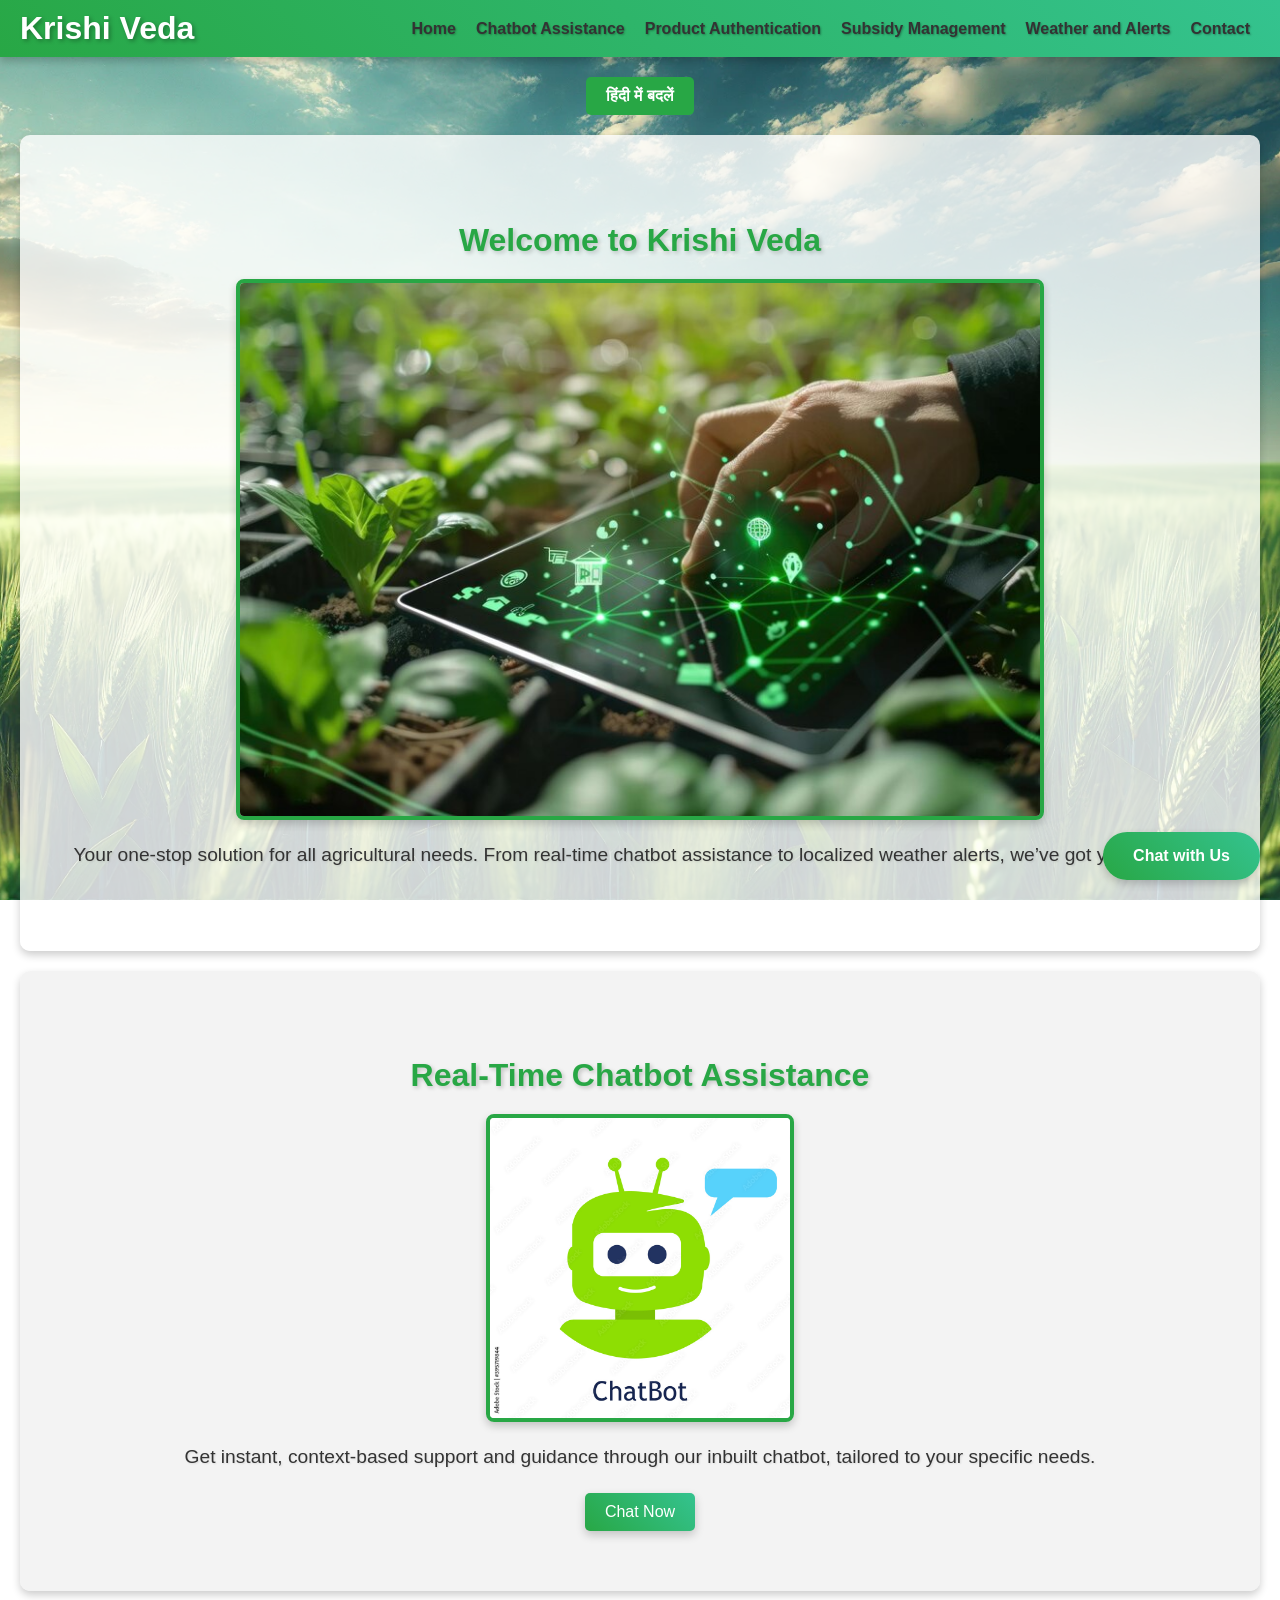
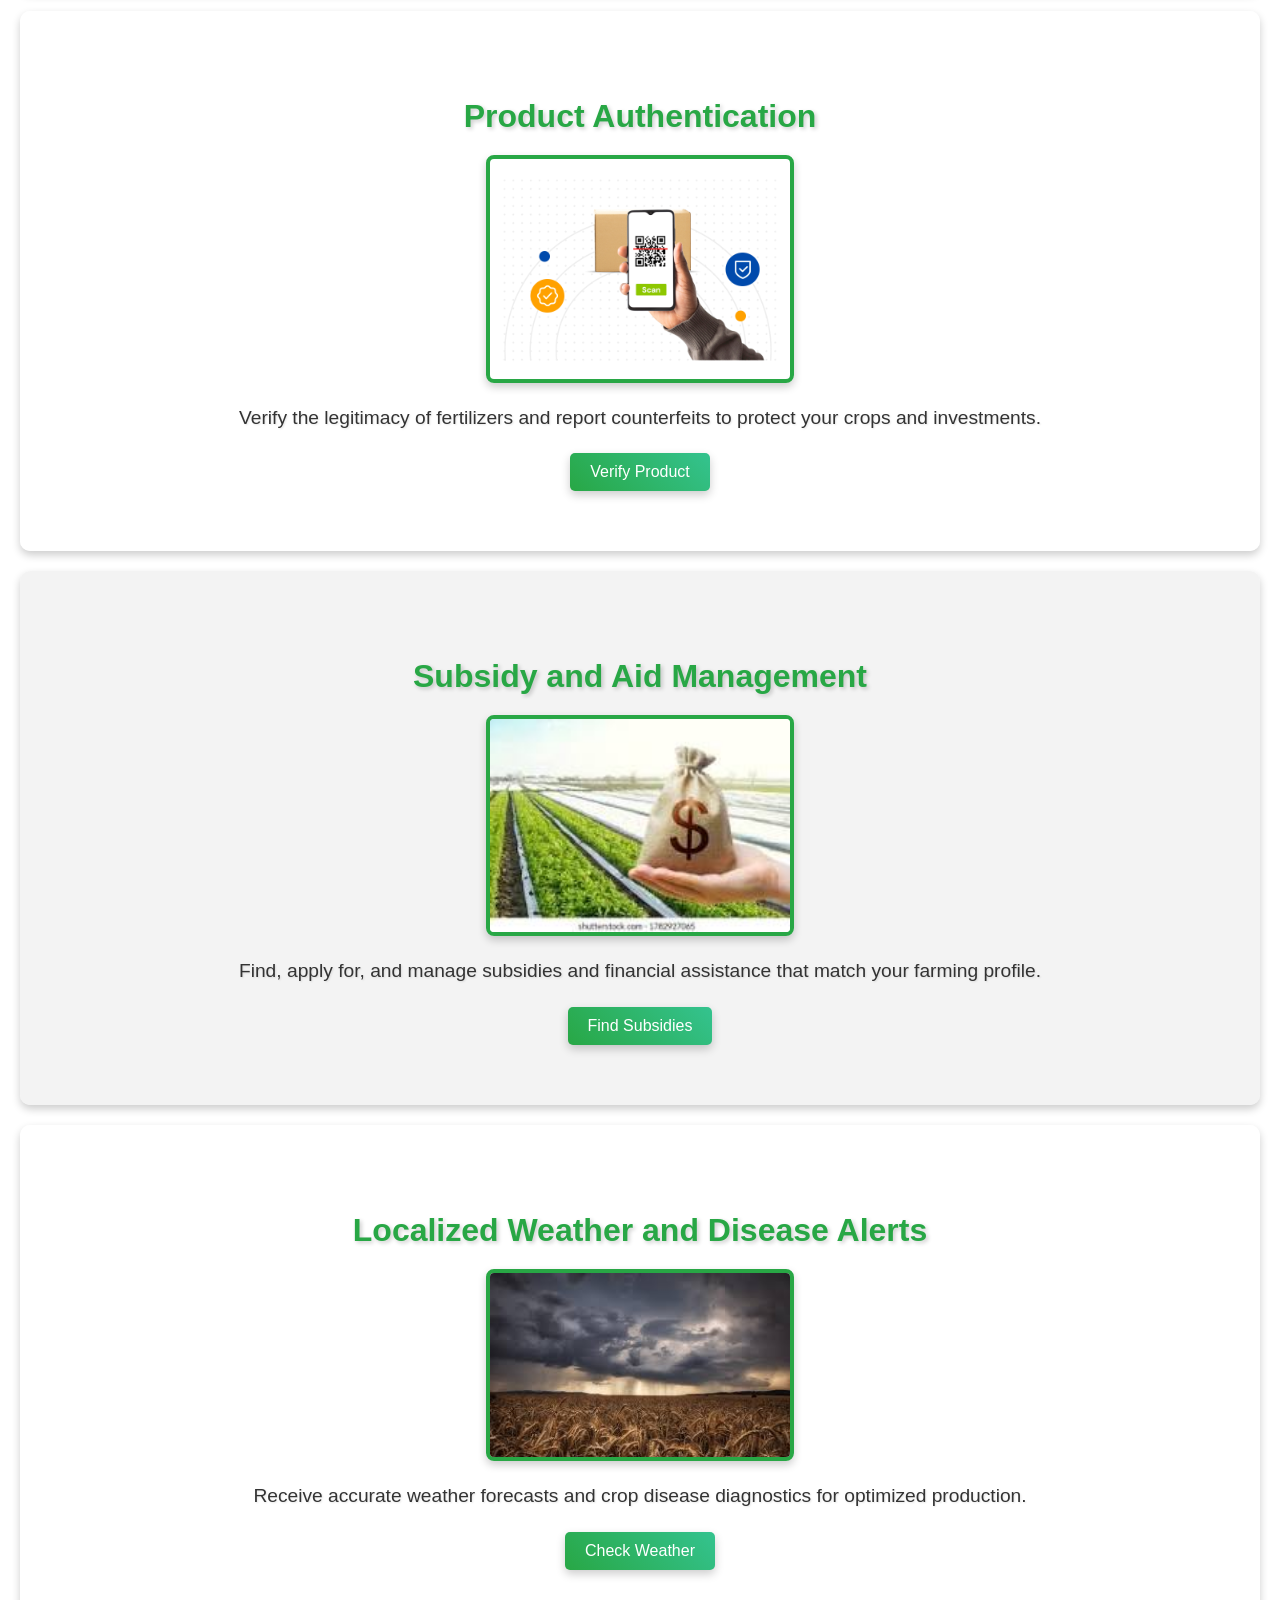
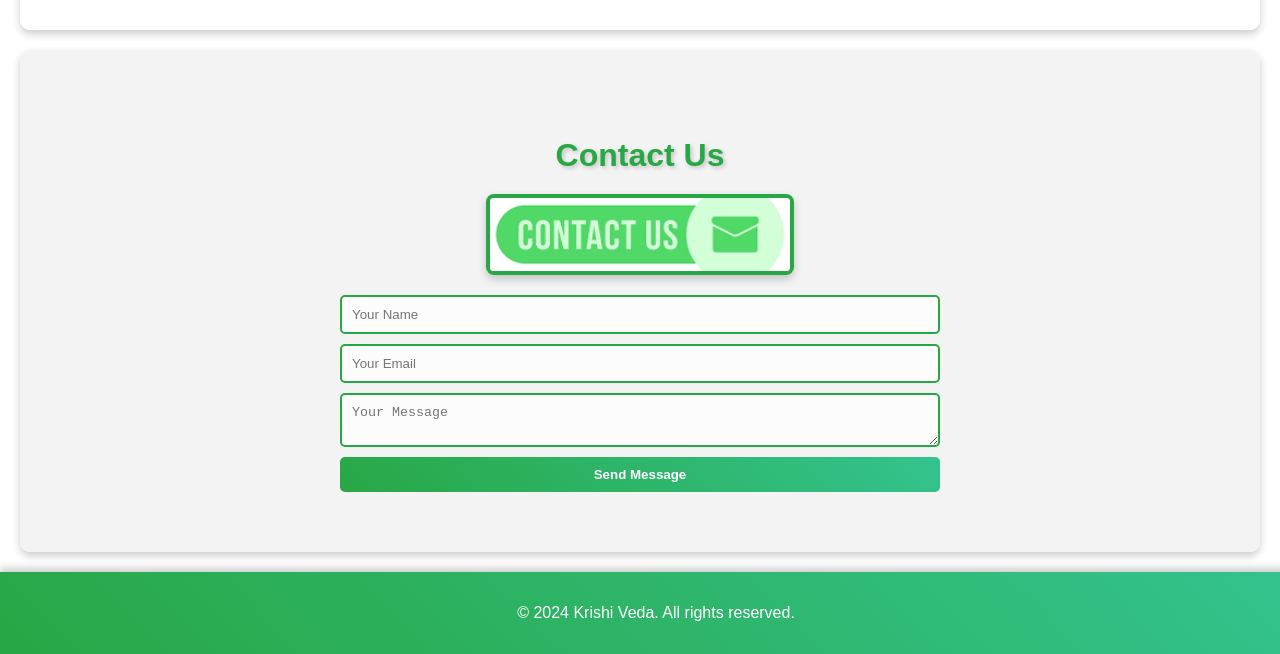
<file: public/index.html>
<!DOCTYPE html>
<html lang="en">
<head>
    <meta charset="UTF-8">
    <meta name="viewport" content="width=device-width, initial-scale=1.0">
    <title>Integrated Agricultural Platform</title>
    <link rel="stylesheet" href="css/style.css">
    <style>
        /* Background image styling */
        body {
            background-image: url('images/wheat-field-image.jpg'); /* Replace with your image path */
            background-size: cover;
            background-position: center;
            background-repeat: no-repeat;
            background-attachment: fixed;
            font-family: Arial, sans-serif;
            margin: 0;
            padding: 0;
            color: #333;
        }

        /* Chatbot button styling */
        #chatbot-button {
            position: fixed;
            bottom: 20px;
            right: 20px;
            background: linear-gradient(45deg, #28a745, #34c38f);
            color: white;
            border: none;
            padding: 15px 30px;
            border-radius: 50px;
            cursor: pointer;
            z-index: 1000;
            font-size: 16px;
            font-weight: bold;
            box-shadow: 0 4px 8px rgba(0, 0, 0, 0.2);
            transition: all 0.3s ease;
        }

        #chatbot-button:hover {
            background: linear-gradient(45deg, #34c38f, #28a745);
            transform: translateY(-2px);
            box-shadow: 0 6px 12px rgba(0, 0, 0, 0.3);
        }

        #chatbot-button:active {
            background: linear-gradient(45deg, #28a745, #34c38f);
            transform: translateY(0);
            box-shadow: 0 4px 8px rgba(0, 0, 0, 0.2);
        }

        /* Chatbot iframe container styling */
        #chatbot-container {
            display: none;
            position: fixed;
            bottom: 80px;
            right: 20px;
            width: 300px;
            height: 400px;
            border: 1px solid #ccc;
            border-radius: 10px;
            box-shadow: 0 0 10px rgba(0, 0, 0, 0.1);
            z-index: 1000;
            overflow: hidden;
        }

        #chatbot-container iframe {
            width: 100%;
            height: 100%;
            border: none;
            border-radius: 10px;
        }

        /* Other section styling */
        .section {
            padding: 60px 20px;
            text-align: center;
            background-color: rgba(255, 255, 255, 0.8); /* Slightly transparent background */
            margin: 20px;
            border-radius: 10px;
            box-shadow: 0 4px 8px rgba(0, 0, 0, 0.2);
        }

        .section h2 {
            color: #28a745;
        }

        .btn {
            background-color: #28a745;
            color: white;
            padding: 10px 20px;
            border: none;
            border-radius: 5px;
            cursor: pointer;
        }

        .btn:hover {
            background-color: #34c38f;
        }

        header {
            background-color: rgba(255, 255, 255, 0.9);
            padding: 10px 20px;
            box-shadow: 0 4px 8px rgba(0, 0, 0, 0.2);
            position: sticky;
            top: 0;
            z-index: 1000;
        }

        nav ul {
            list-style-type: none;
            padding: 0;
        }

        nav ul li {
            display: inline;
            margin: 0 10px;
        }

        nav ul li a {
            text-decoration: none;
            color: #333;
            font-weight: bold;
        }

        nav ul li a:hover {
            color: #28a745;
        }

        /* Language Switcher Button Styling */
        #language-switcher {
            display: block;
            background: #28a745;
            color: white;
            border: none;
            padding: 10px 20px;
            border-radius: 5px;
            cursor: pointer;
            margin: 20px auto;
            font-size: 16px;
            font-weight: bold;
            text-align: center;
        }

        #language-switcher:hover {
            background: #34c38f;
        }
    </style>
</head>
<body>
    <header>
        <div class="logo">
            <h1 id="logo-text">Krishi Veda</h1>
        </div>
        <nav>
            <ul>
                <li><a href="#home" id="home-link">Home</a></li>
                <li><a href="chatbot.html" id="chatbot-link">Chatbot Assistance</a></li>
                <li><a href="#authentication" id="authentication-link">Product Authentication</a></li>
                <li><a href="#subsidy" id="subsidy-link">Subsidy Management</a></li>
                <li><a href="#weather" id="weather-link">Weather and Alerts</a></li>
                <li><a href="#contact" id="contact-link">Contact</a></li>
            </ul>
        </nav>
    </header>

    <!-- Language Switcher Button -->
    <button id="language-switcher">Change to Hindi</button>

    <section id="home" class="section">
        <div class="content">
            <h2 id="home-heading">Welcome to Krishi Veda</h2>
            <img src="images/home.jpg" alt="Agricultural Landscape" class="section-img">
            <p id="home-paragraph">Your one-stop solution for all agricultural needs. From real-time chatbot assistance to localized weather alerts, we’ve got you covered.</p>
        </div>
    </section>

    <section id="chatbot" class="section">
        <div class="content">
            <h2 id="chatbot-heading">Real-Time Chatbot Assistance</h2>
            <img src="images/chatbot.jpg" alt="Chatbot Interaction" class="section-img">
            <p id="chatbot-paragraph">Get instant, context-based support and guidance through our inbuilt chatbot, tailored to your specific needs.</p>
            <a href="chatbot.html"><button class="btn" id="chatbot-button-text">Chat Now</button></a>
        </div>
    </section>

    <section id="authentication" class="section">
        <div class="content">
            <h2 id="authentication-heading">Product Authentication</h2>
            <img src="images/authenticate.png" alt="Product Authentication" class="section-img">
            <p id="authentication-paragraph">Verify the legitimacy of fertilizers and report counterfeits to protect your crops and investments.</p>
            <a href="product-authentication.html"><button class="btn" id="authentication-button-text">Verify Product</button></a>
        </div>
    </section>
    
    <section id="subsidy" class="section">
        <div class="content">
            <h2 id="subsidy-heading">Subsidy and Aid Management</h2>
            <img src="images/subsidy.jpeg" alt="Subsidy Management" class="section-img">
            <p id="subsidy-paragraph">Find, apply for, and manage subsidies and financial assistance that match your farming profile.</p>
            <a href="subsidy-finder.html"><button class="btn" id="subsidy-button-text">Find Subsidies</button></a>
        </div>
    </section>
    
    <section id="weather" class="section">
        <div class="content">
            <h2 id="weather-heading">Localized Weather and Disease Alerts</h2>
            <img src="images/weather.jpeg" alt="Weather Alerts" class="section-img">
            <p id="weather-paragraph">Receive accurate weather forecasts and crop disease diagnostics for optimized production.</p>
            <a href="weather.html"><button class="btn" id="weather-button-text">Check Weather</button></a>
        </div>
    </section>
    
    <section id="contact" class="section">
        <h2 id="contact-heading">Contact Us</h2>
        <img src="images/contactus.png" alt="Contact Us" class="section-img">
        <form id="contact-form">
            <input type="text" name="name" placeholder="Your Name" required>
            <input type="email" name="email" placeholder="Your Email" required>
            <textarea name="message" placeholder="Your Message" required></textarea>
            <button id="btn" type="submit">Send Message</button>
        </form>
    </section>

    <footer>
        <p id="footer-text">© 2024 Krishi Veda. All rights reserved.</p>
    </footer>

    <!-- Chatbot button and container -->
    <button id="chatbot-button">Chat with Us</button>
    <div id="chatbot-container">
        <iframe src="https://cdn.botpress.cloud/webchat/v2/shareable.html?botId=242d0307-f6b9-4792-bd88-84422d3d9149"></iframe>
    </div>

    <script>
        const chatbotButton = document.getElementById('chatbot-button');
        const chatbotContainer = document.getElementById('chatbot-container');
        const languageSwitcher = document.getElementById('language-switcher');
        
        const texts = {
            english: {
                logo: 'Krishi Veda',
                homeHeading: 'Welcome to Krishi Veda',
                homeParagraph: 'Your one-stop solution for all agricultural needs. From real-time chatbot assistance to localized weather alerts, we’ve got you covered.',
                chatbotHeading: 'Real-Time Chatbot Assistance',
                chatbotParagraph: 'Get instant, context-based support and guidance through our inbuilt chatbot, tailored to your specific needs.',
                chatbotButtonText: 'Chat Now',
                authenticationHeading: 'Product Authentication',
                authenticationParagraph: 'Verify the legitimacy of fertilizers and report counterfeits to protect your crops and investments.',
                authenticationButtonText: 'Verify Product',
                subsidyHeading: 'Subsidy and Aid Management',
                subsidyParagraph: 'Find, apply for, and manage subsidies and financial assistance that match your farming profile.',
                subsidyButtonText: 'Find Subsidies',
                weatherHeading: 'Localized Weather and Disease Alerts',
                weatherParagraph: 'Receive accurate weather forecasts and crop disease diagnostics for optimized production.',
                weatherButtonText: 'Check Weather',
                contactHeading: 'Contact Us',
                contactButtonText: 'Send Message',
                footerText: '© 2024 Krishi Veda. All rights reserved.',
                homeLink: 'Home',
                chatbotLink: 'Chatbot Assistance',
                authenticationLink: 'Product Authentication',
                subsidyLink: 'Subsidy Management',
                weatherLink: 'Weather and Alerts',
                contactLink: 'Contact'
            },
            hindi: {
                logo: 'कृषि वेद',
                homeHeading: 'कृषि वेद में आपका स्वागत है',
                homeParagraph: 'आपकी सभी कृषि आवश्यकताओं के लिए एक-स्टॉप समाधान। वास्तविक समय के चैटबॉट सहायता से लेकर स्थानीय मौसम अलर्ट्स तक, हम आपकी सभी आवश्यकताओं को पूरा करते हैं।',
                chatbotHeading: 'वास्तविक समय चैटबॉट सहायता',
                chatbotParagraph: 'आपकी विशिष्ट जरूरतों के अनुसार तत्काल, संदर्भ आधारित समर्थन और मार्गदर्शन प्राप्त करें।',
                chatbotButtonText: 'चैट करें',
                authenticationHeading: 'उत्पाद प्रमाणीकरण',
                authenticationParagraph: 'खादों की वैधता की पुष्टि करें और नकली उत्पादों की रिपोर्ट करें ताकि आपकी फसलें और निवेश सुरक्षित रहें।',
                authenticationButtonText: 'उत्पाद सत्यापित करें',
                subsidyHeading: 'सहायता और सब्सिडी प्रबंधन',
                subsidyParagraph: 'आपकी कृषि प्रोफाइल के अनुसार उपयुक्त सब्सिडी और वित्तीय सहायता प्राप्त करें, आवेदन करें और प्रबंधित करें।',
                subsidyButtonText: 'सब्सिडी खोजें',
                weatherHeading: 'स्थानीय मौसम और रोग अलर्ट्स',
                weatherParagraph: 'सटीक मौसम पूर्वानुमान और फसल रोग निदान प्राप्त करें ताकि आपकी उत्पादन क्षमता को अनुकूलित किया जा सके।',
                weatherButtonText: 'मौसम देखें',
                contactHeading: 'संपर्क करें',
                contactButtonText: 'संदेश भेजें',
                footerText: '© 2024 Krishi Veda. सभी अधिकार सुरक्षित हैं।',
                homeLink: 'होम',
                chatbotLink: 'चैटबॉट सहायता',
                authenticationLink: 'उत्पाद प्रमाणीकरण',
                subsidyLink: 'सब्सिडी प्रबंधन',
                weatherLink: 'मौसम और अलर्ट्स',
                contactLink: 'संपर्क'
            }
        };

        const updateLanguage = (lang) => {
            document.getElementById('logo-text').textContent = texts[lang].logo;
            document.getElementById('home-heading').textContent = texts[lang].homeHeading;
            document.getElementById('home-paragraph').textContent = texts[lang].homeParagraph;
            document.getElementById('chatbot-heading').textContent = texts[lang].chatbotHeading;
            document.getElementById('chatbot-paragraph').textContent = texts[lang].chatbotParagraph;
            document.getElementById('chatbot-button-text').textContent = texts[lang].chatbotButtonText;
            document.getElementById('authentication-heading').textContent = texts[lang].authenticationHeading;
            document.getElementById('authentication-paragraph').textContent = texts[lang].authenticationParagraph;
            document.getElementById('authentication-button-text').textContent = texts[lang].authenticationButtonText;
            document.getElementById('subsidy-heading').textContent = texts[lang].subsidyHeading;
            document.getElementById('subsidy-paragraph').textContent = texts[lang].subsidyParagraph;
            document.getElementById('subsidy-button-text').textContent = texts[lang].subsidyButtonText;
            document.getElementById('weather-heading').textContent = texts[lang].weatherHeading;
            document.getElementById('weather-paragraph').textContent = texts[lang].weatherParagraph;
            document.getElementById('weather-button-text').textContent = texts[lang].weatherButtonText;
            document.getElementById('contact-heading').textContent = texts[lang].contactHeading;
            document.getElementById('btn').textContent = texts[lang].contactButtonText;
            document.getElementById('footer-text').textContent = texts[lang].footerText;

            document.getElementById('home-link').textContent = texts[lang].homeLink;
            document.getElementById('chatbot-link').textContent = texts[lang].chatbotLink;
            document.getElementById('authentication-link').textContent = texts[lang].authenticationLink;
            document.getElementById('subsidy-link').textContent = texts[lang].subsidyLink;
            document.getElementById('weather-link').textContent = texts[lang].weatherLink;
            document.getElementById('contact-link').textContent = texts[lang].contactLink;

            document.documentElement.lang = lang === 'hindi' ? 'hi' : 'en';
            languageSwitcher.textContent = lang === 'hindi' ? 'Change to English' : 'हिंदी में बदलें';
        };

        languageSwitcher.addEventListener('click', () => {
            const currentLang = document.documentElement.lang === 'hi' ? 'english' : 'hindi';
            updateLanguage(currentLang);
        });

        // Initialize with the current language
        updateLanguage(document.documentElement.lang === 'hi' ? 'hindi' : 'english');

        chatbotButton.addEventListener('click', () => {
            if (chatbotContainer.style.display === 'none' || chatbotContainer.style.display === '') {
                chatbotContainer.style.display = 'block';
            } else {
                chatbotContainer.style.display = 'none';
            }
        });

        document.getElementById('contact-form').addEventListener('submit', function(event) {
            event.preventDefault();
            setTimeout(() => {
                alert(texts[document.documentElement.lang === 'hi' ? 'hindi' : 'english'].contactHeading);
                document.getElementById('contact-form').reset();
            }, 500);
        });
    </script>
</body>
</html>
</file>
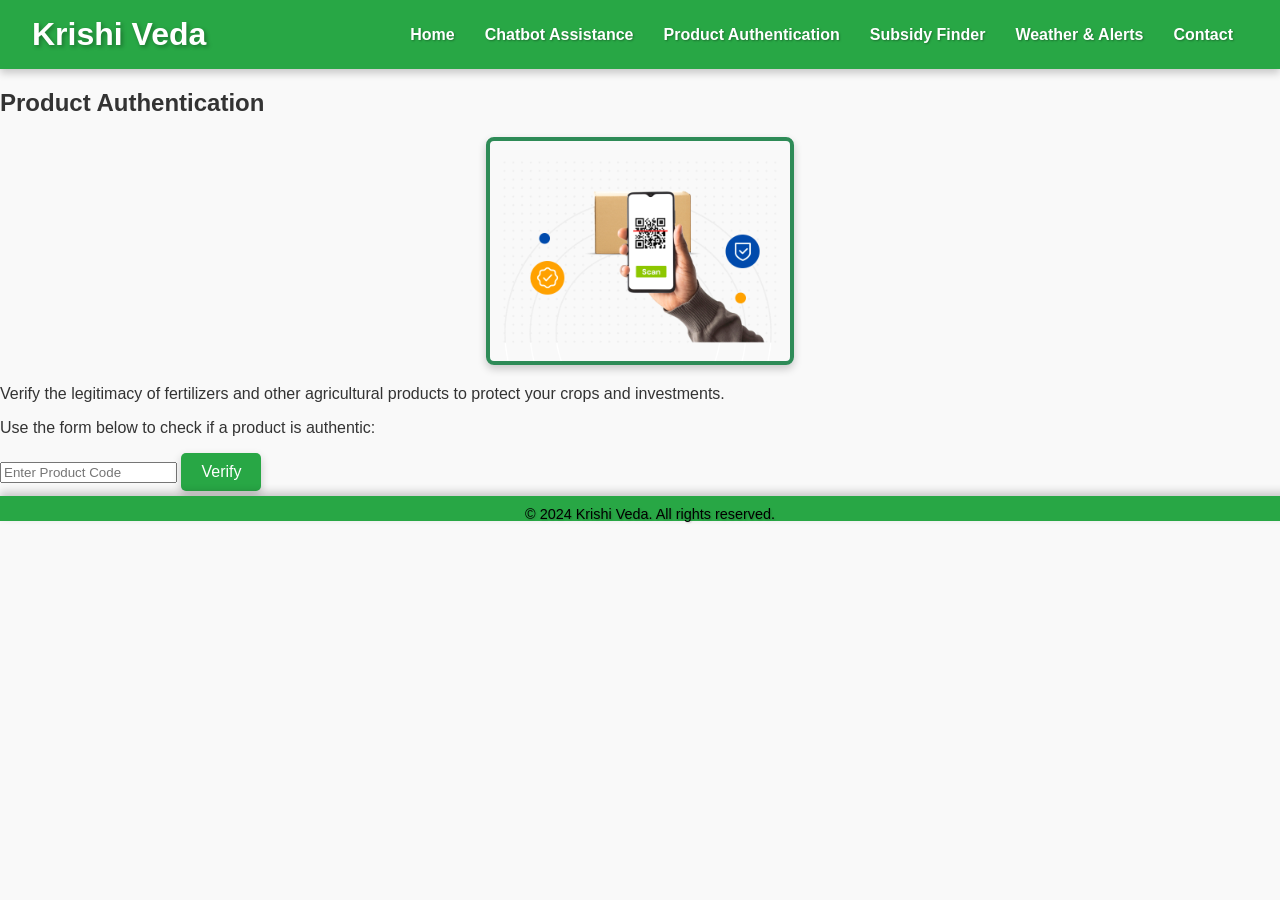
<file: product-authentication.html>
<!DOCTYPE html>
<html lang="en">
<head>
    <meta charset="UTF-8">
    <meta name="viewport" content="width=device-width, initial-scale=1.0">
    <title>Product Authentication - Krishi Veda</title>
    <link rel="stylesheet" href="css/style.css">
</head>
<body>
    <header>
        <div class="logo">
            <h1>Krishi Veda</h1>
        </div>
        <nav>
            <ul>
                <li><a href="index.html">Home</a></li>
                <li><a href="chatbot.html">Chatbot Assistance</a></li>
                <li><a href="product-authentication.html">Product Authentication</a></li>
                <li><a href="index.html#subsidy">Subsidy Finder</a></li>
                <li><a href="index.html#weather">Weather & Alerts</a></li>
                <li><a href="index.html#contact">Contact</a></li>
            </ul>
        </nav>
    </header>

    <section id="authentication">
        <div class="content">
            <h2>Product Authentication</h2>
            <img src="images/authenticate.png" alt="Product Authentication" class="section-img">
            <p>Verify the legitimacy of fertilizers and other agricultural products to protect your crops and investments.</p>
            <p>Use the form below to check if a product is authentic:</p>
            <form action="submit_authentication.php" method="POST">
                <input type="text" name="product_code" placeholder="Enter Product Code" required>
                <button class="btn" type="submit">Verify</button>
            </form>
        </div>
    </section>

    <footer>
        <p>&copy; 2024 Krishi Veda. All rights reserved.</p>
    </footer>
</body>
</html>
</file>
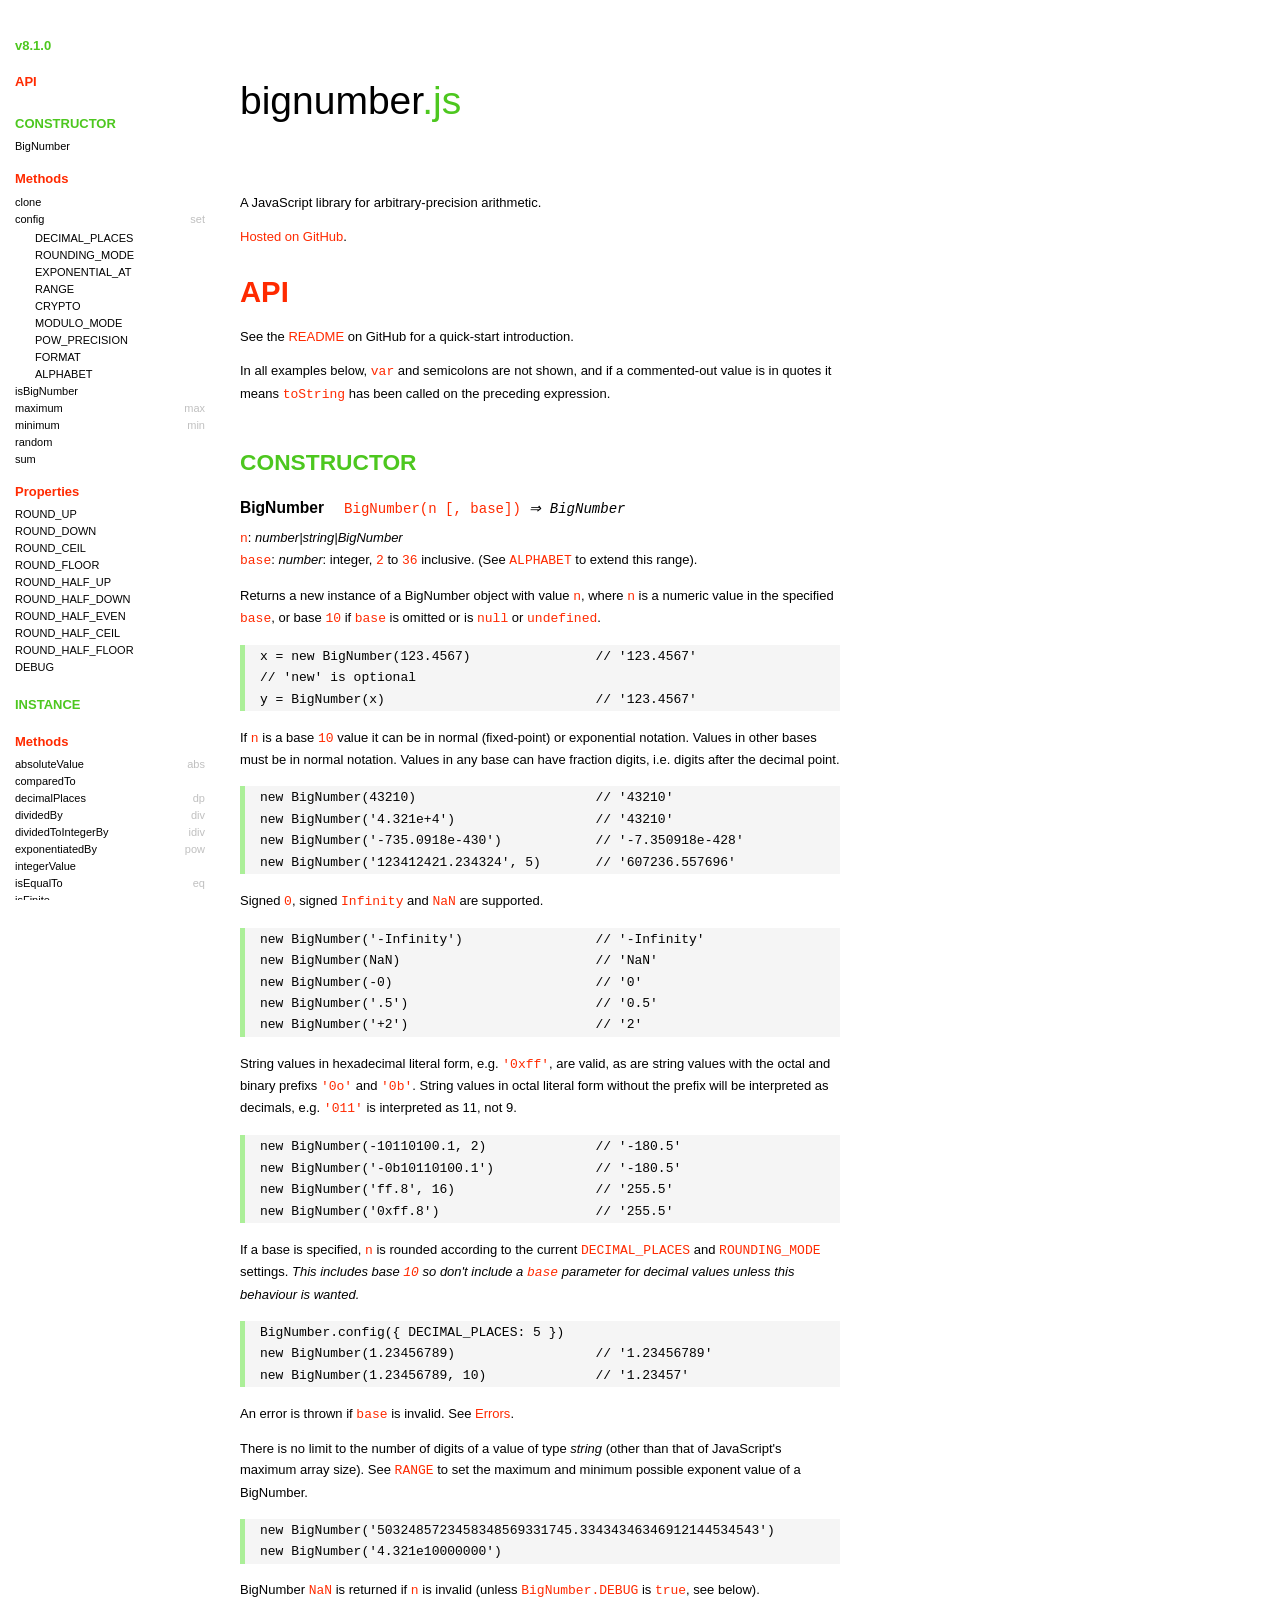
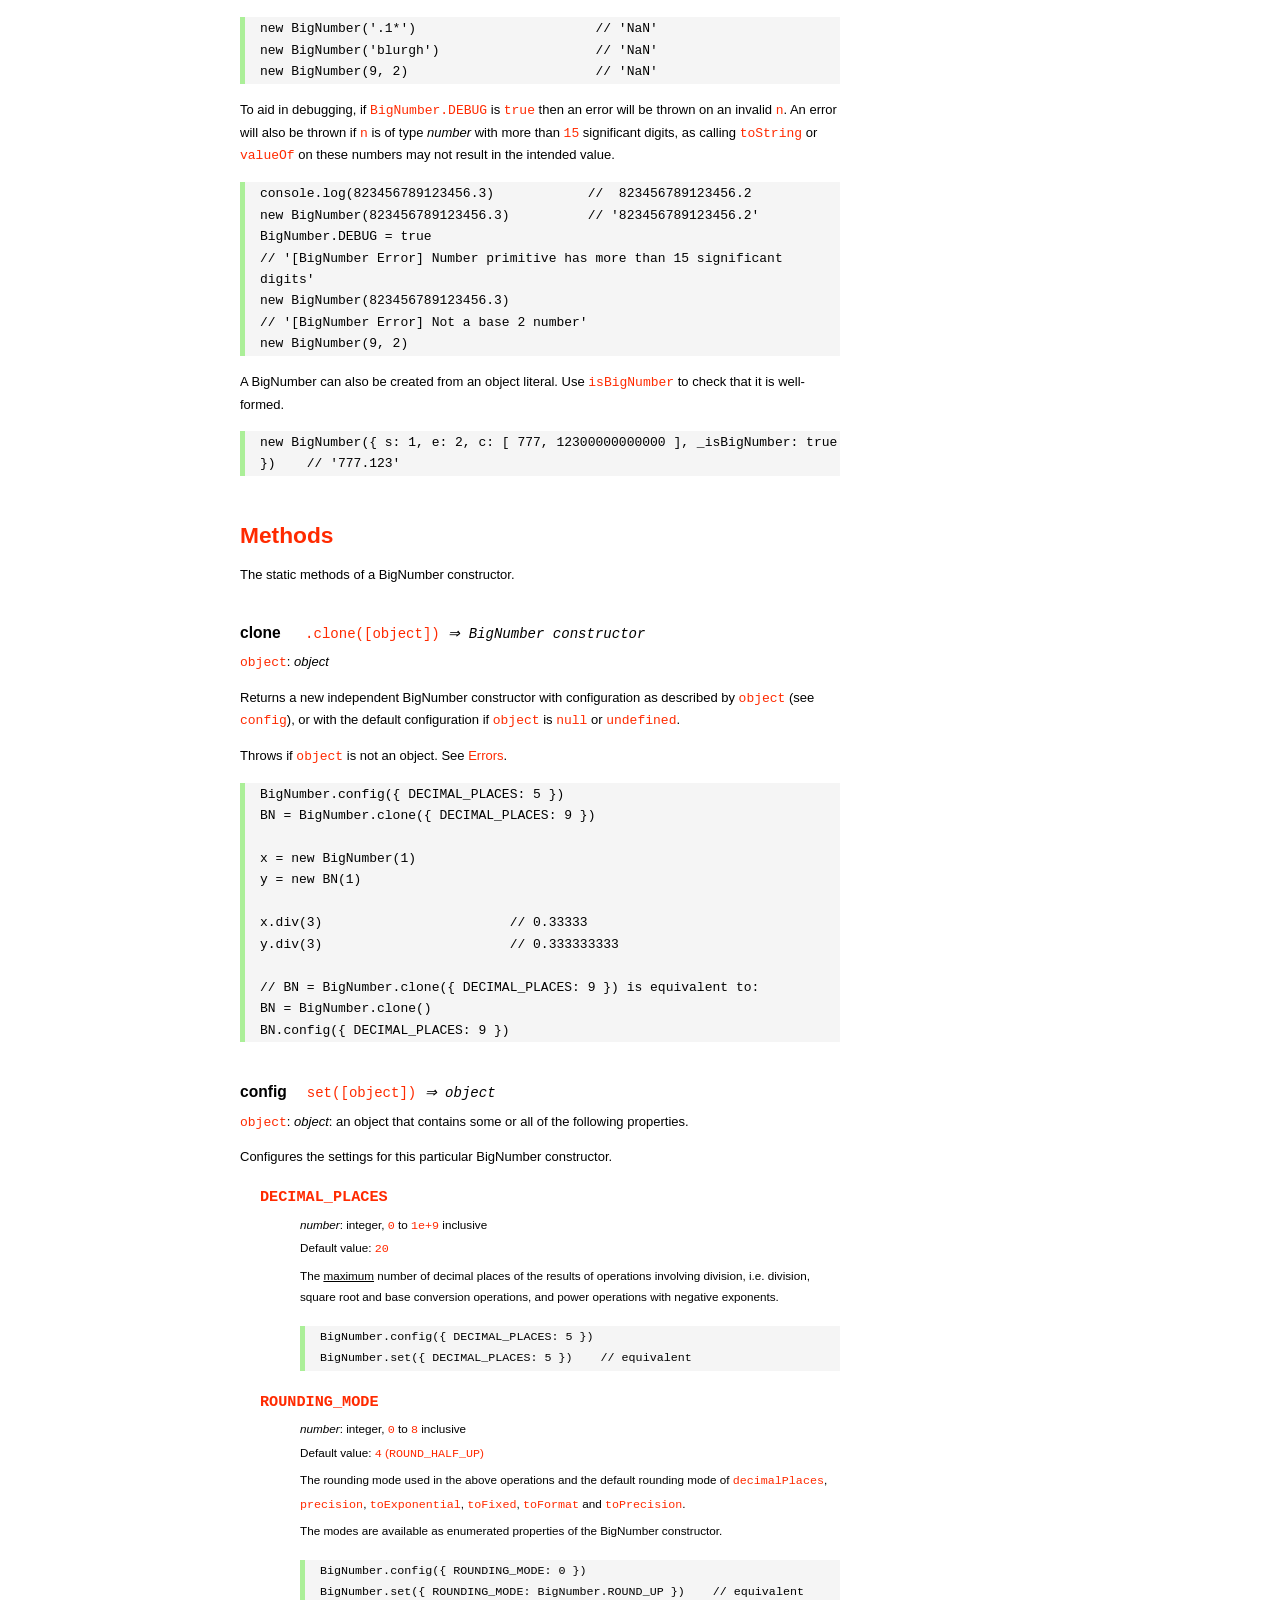
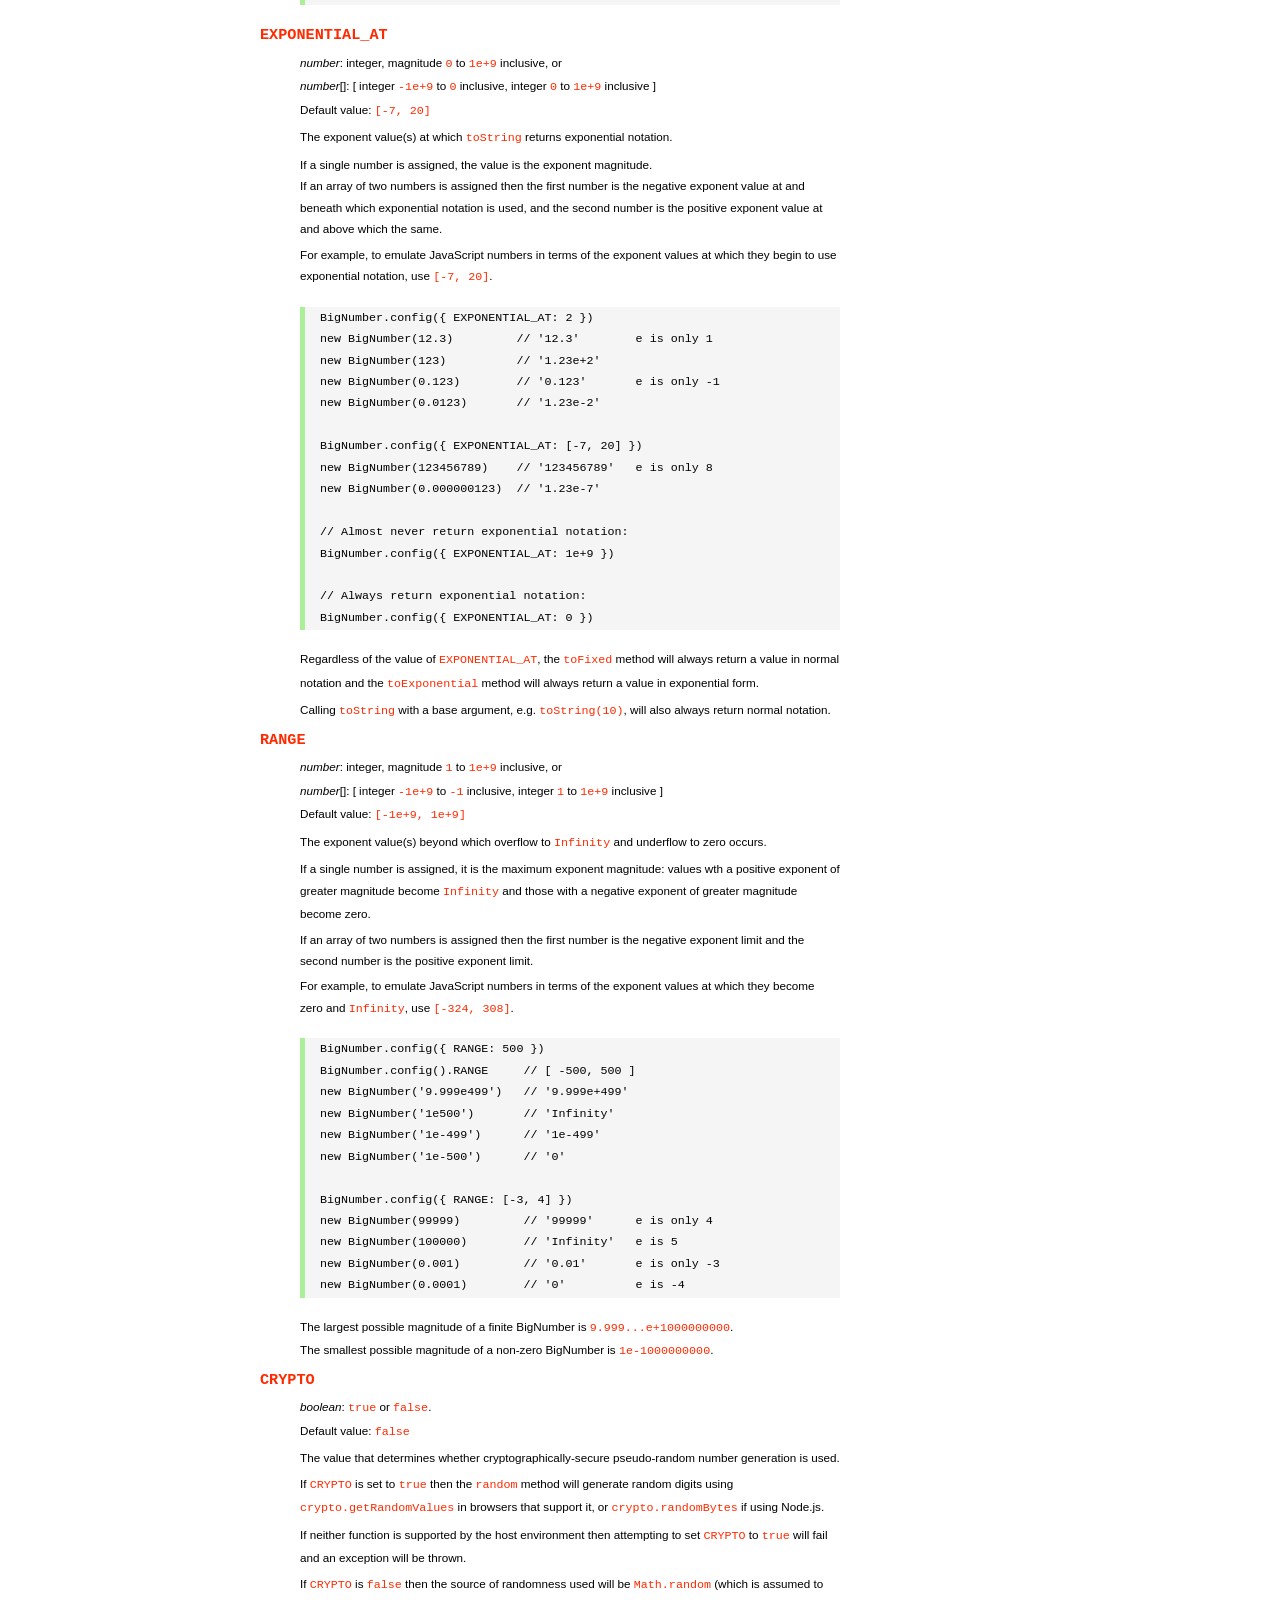
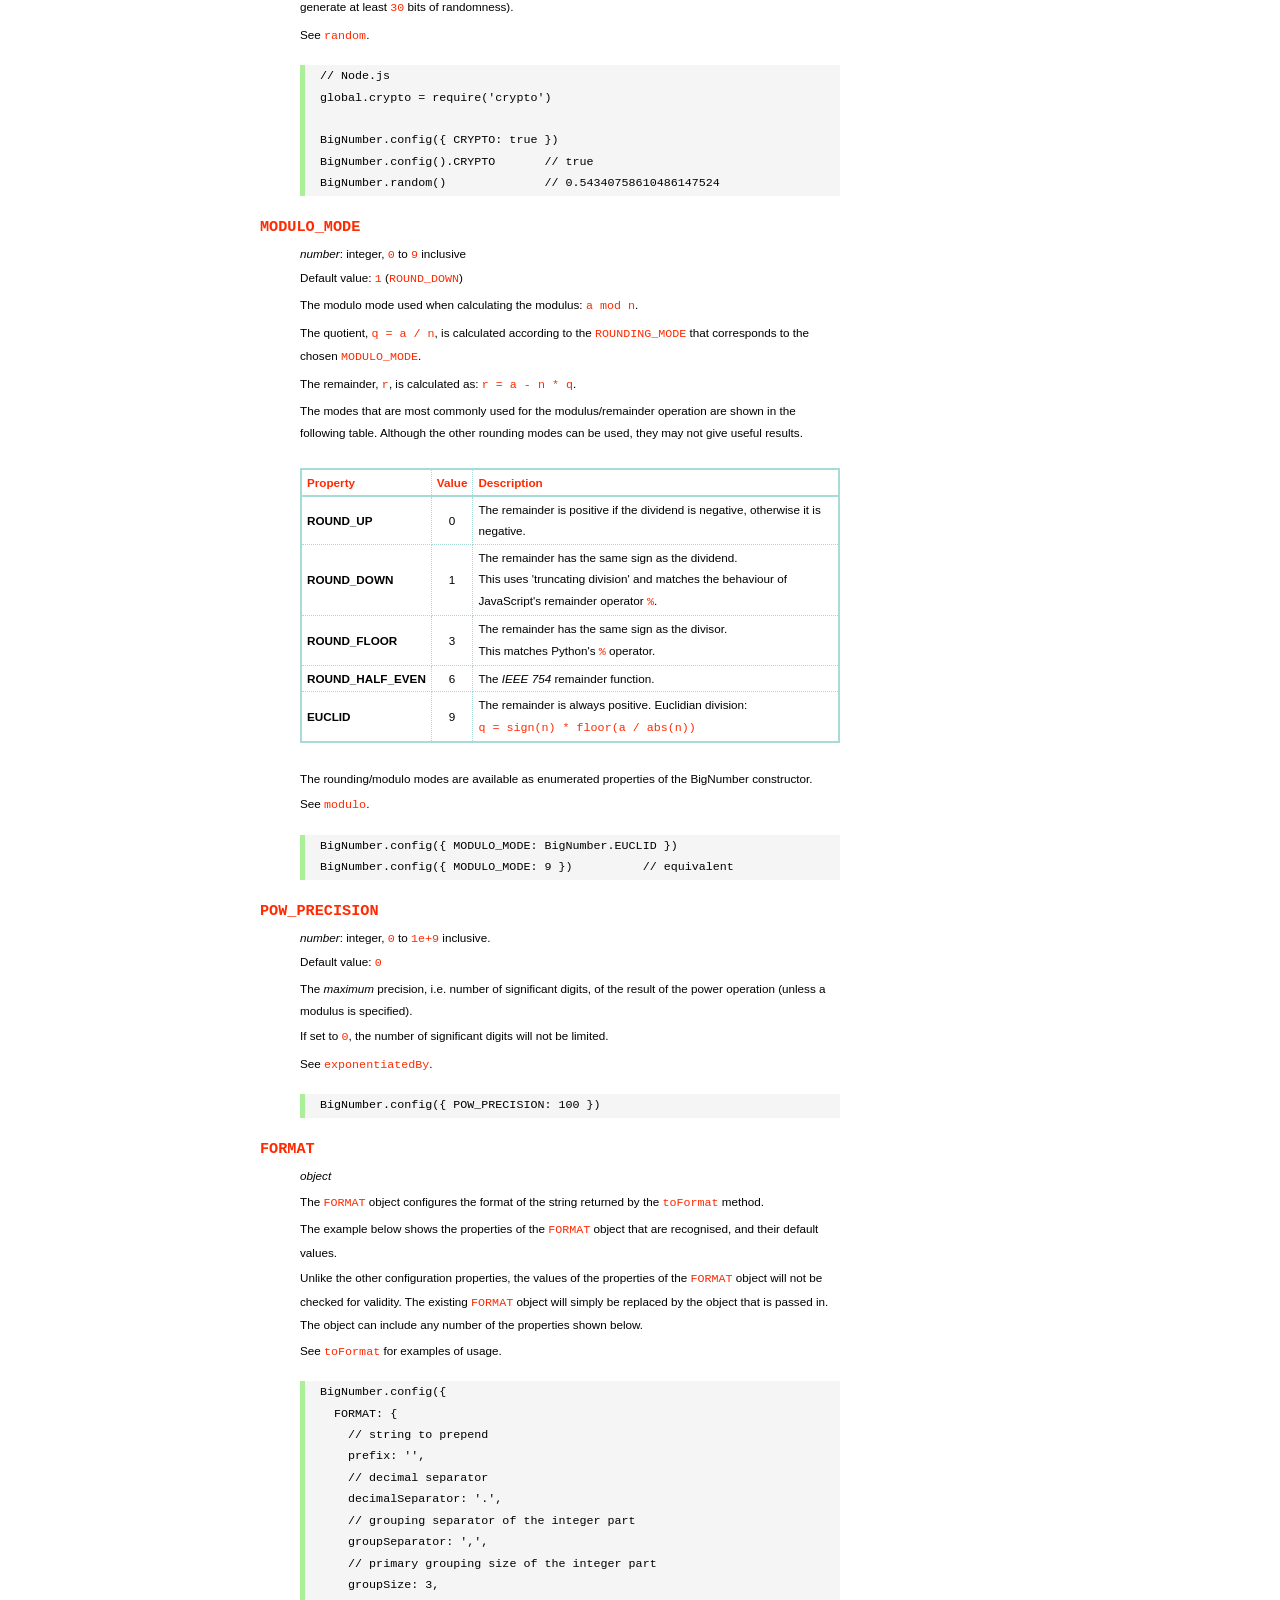
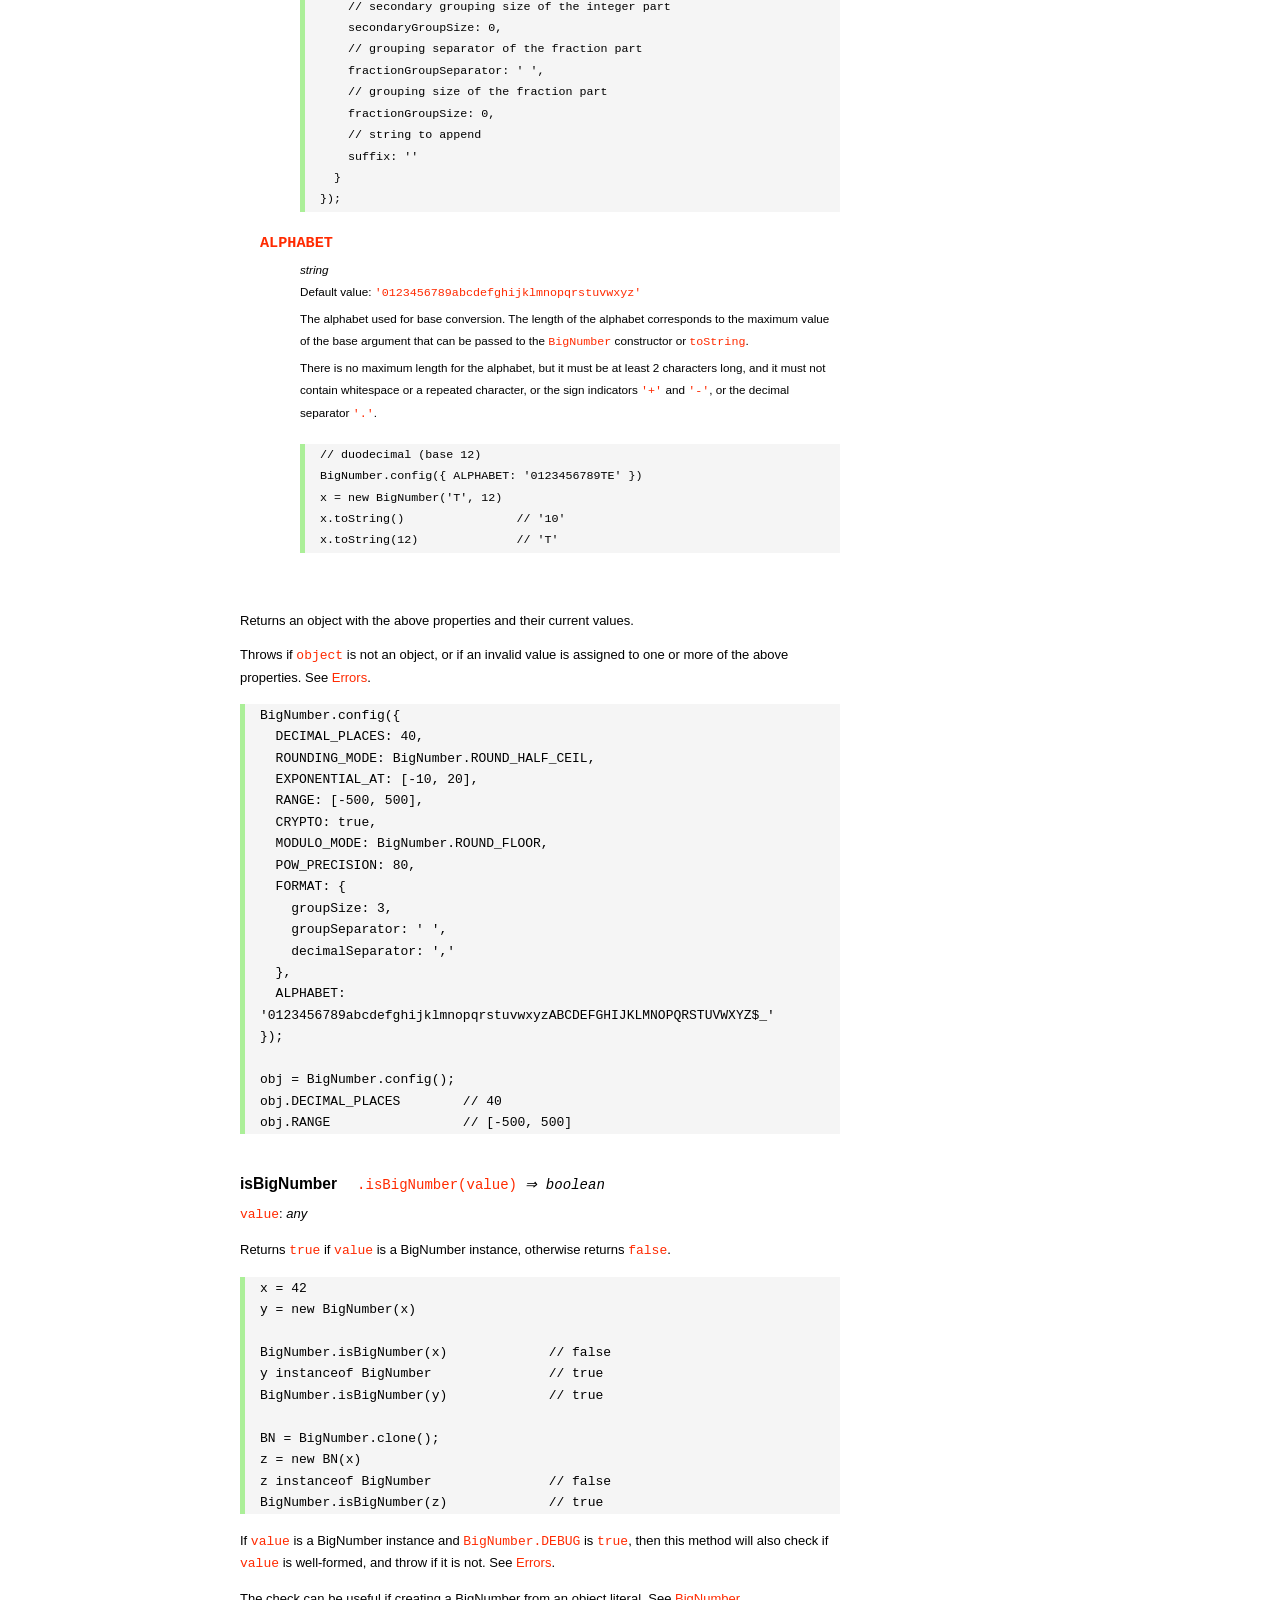
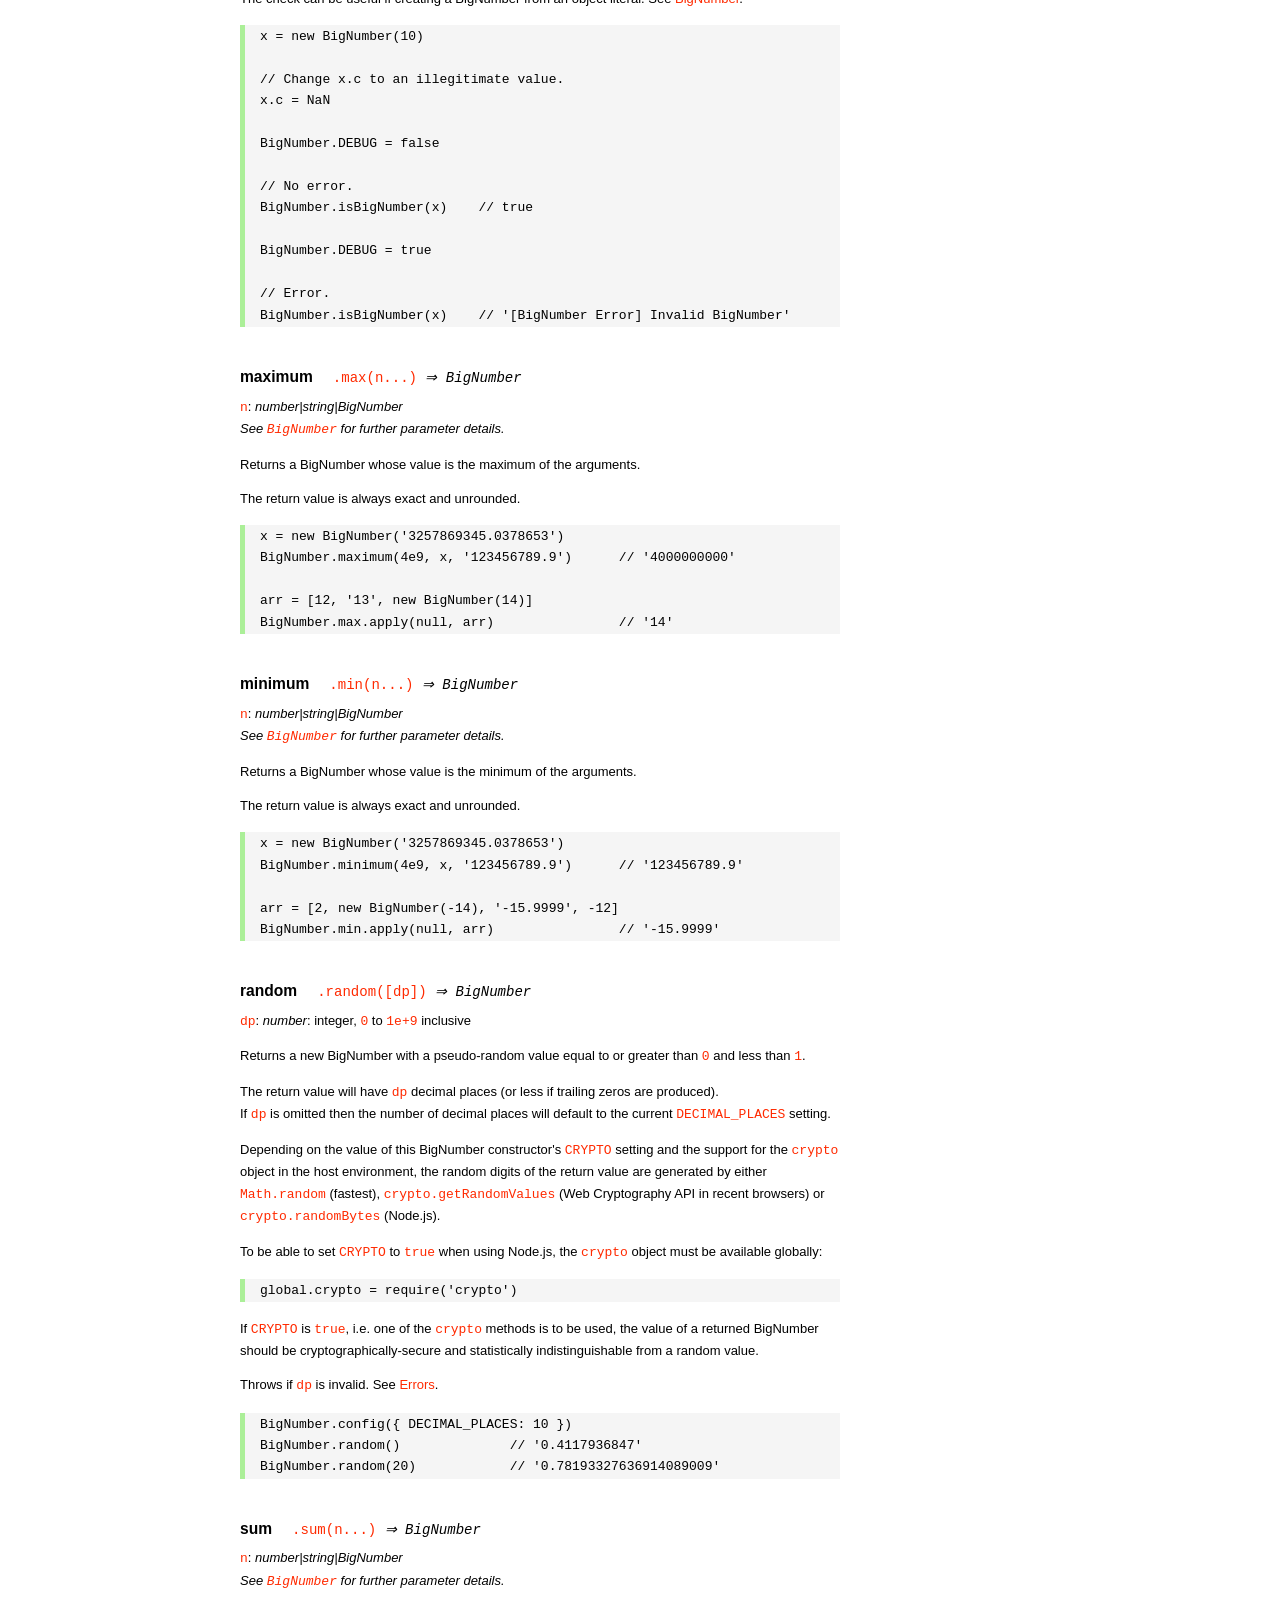
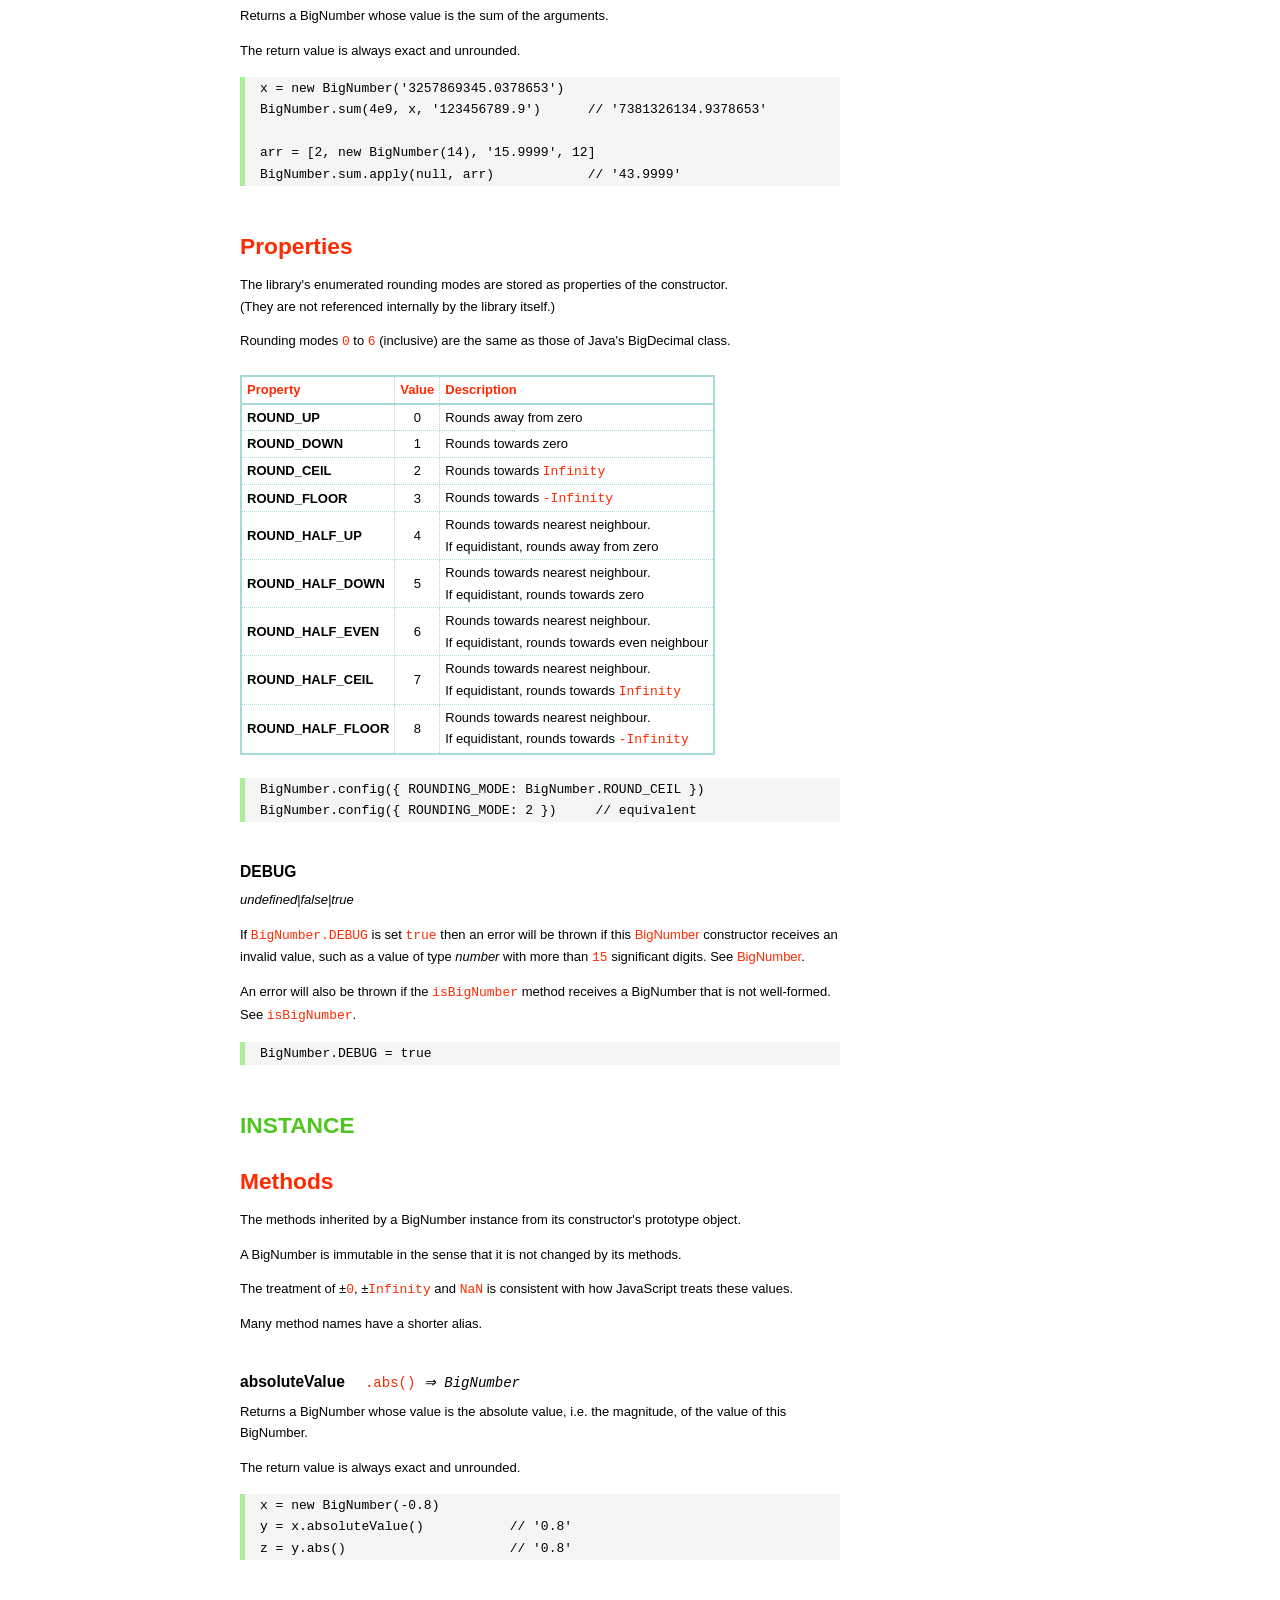
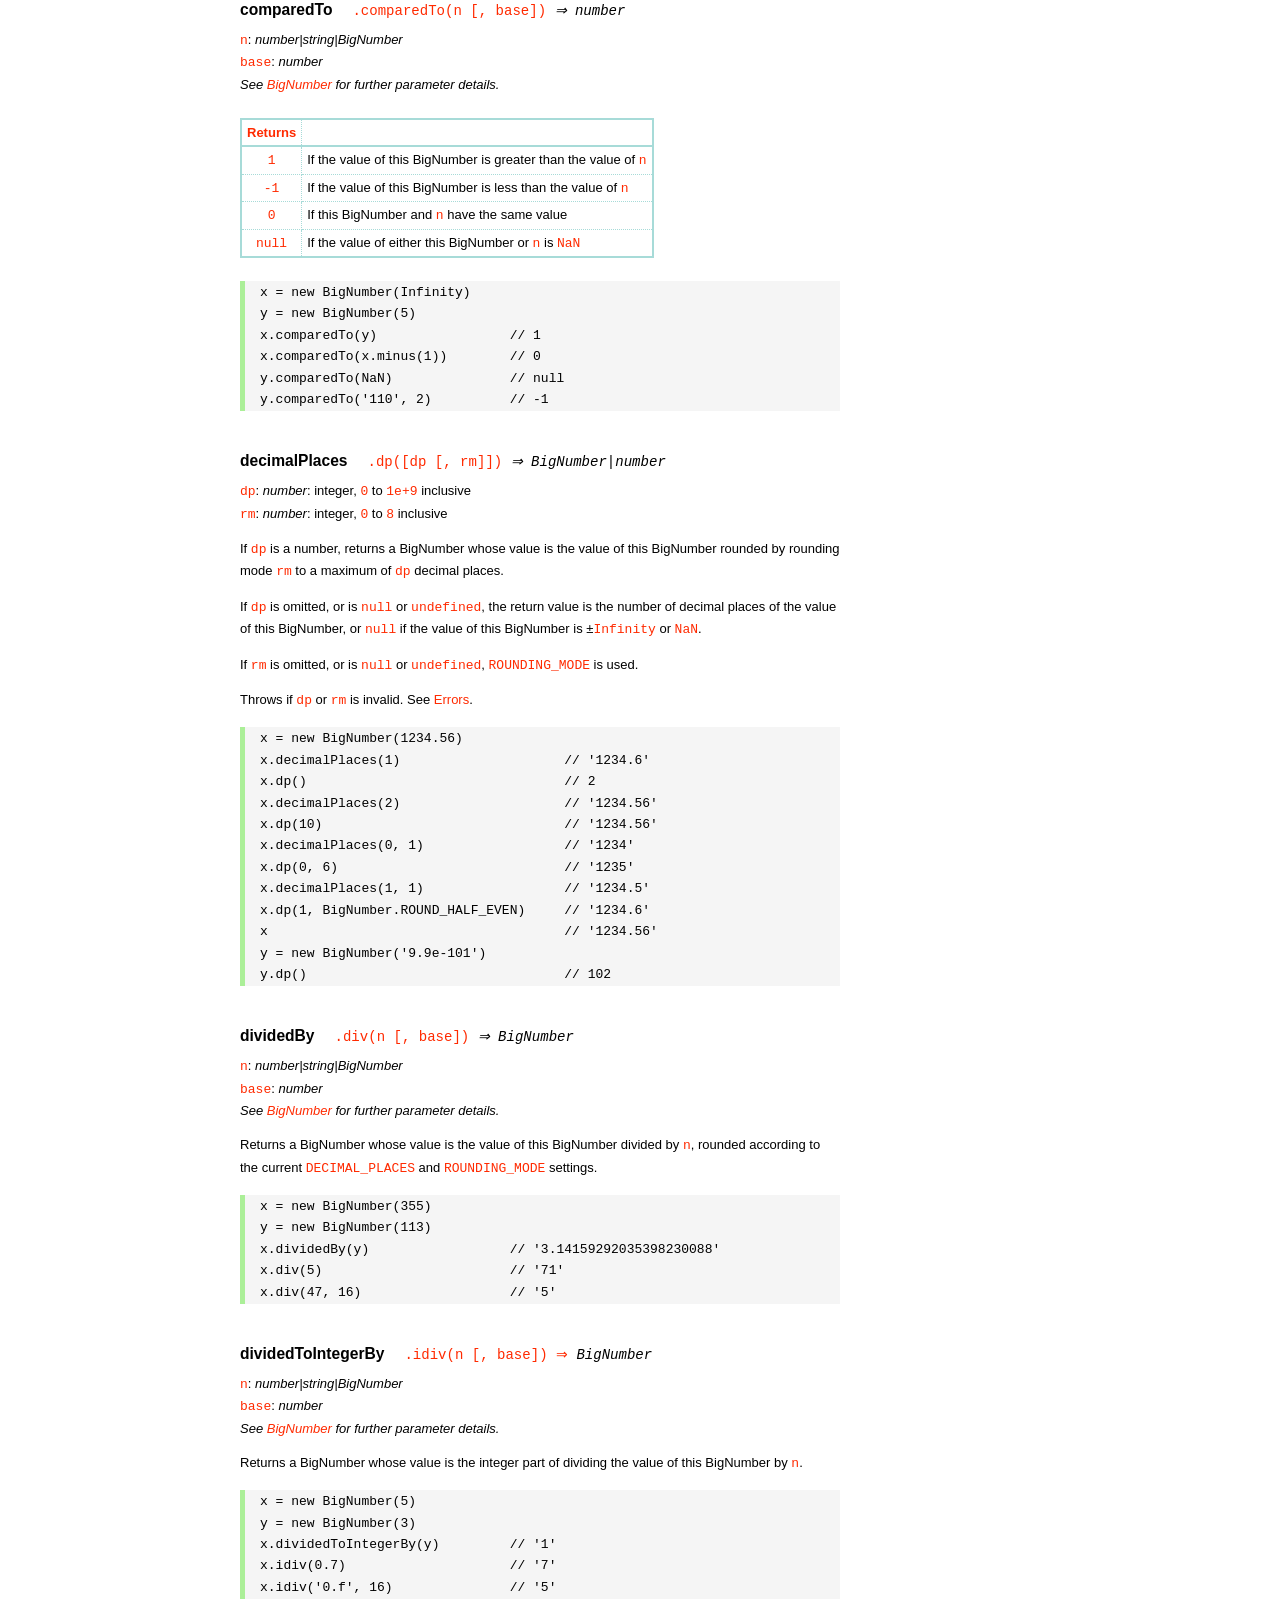
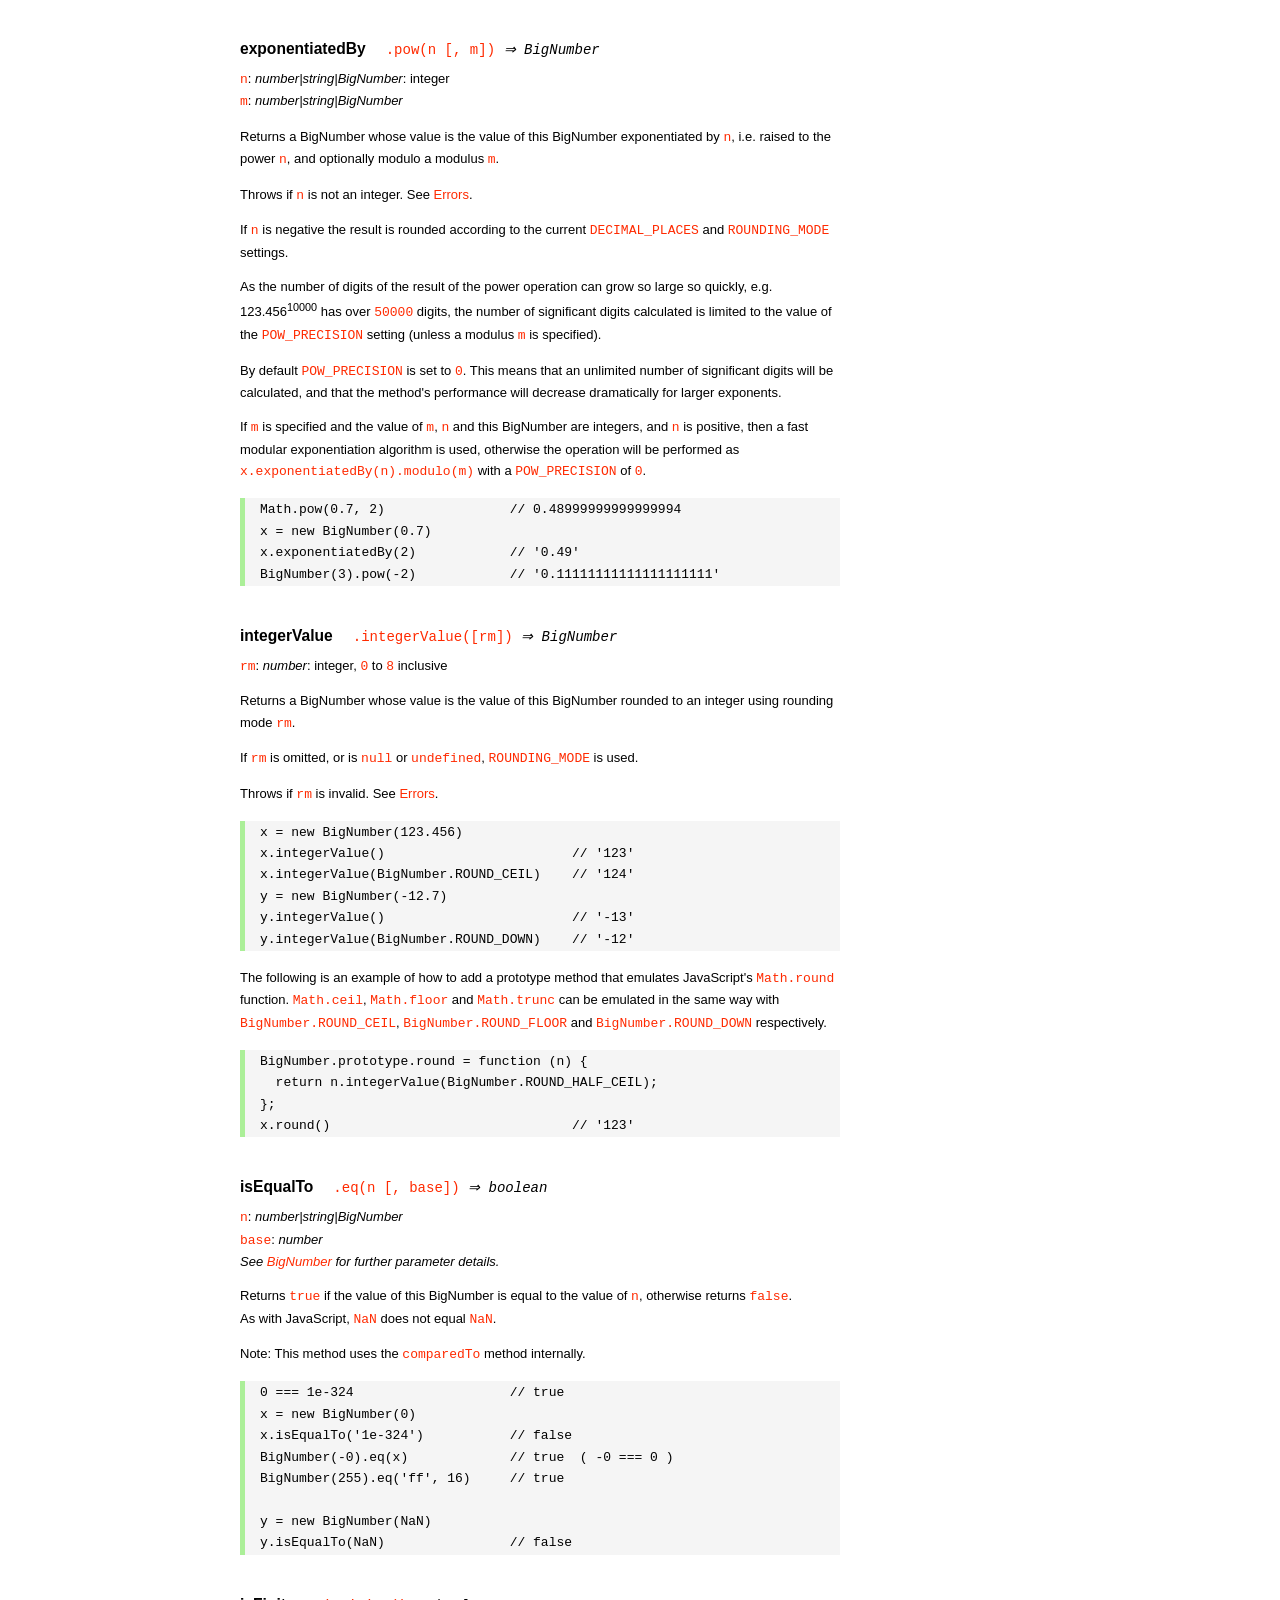
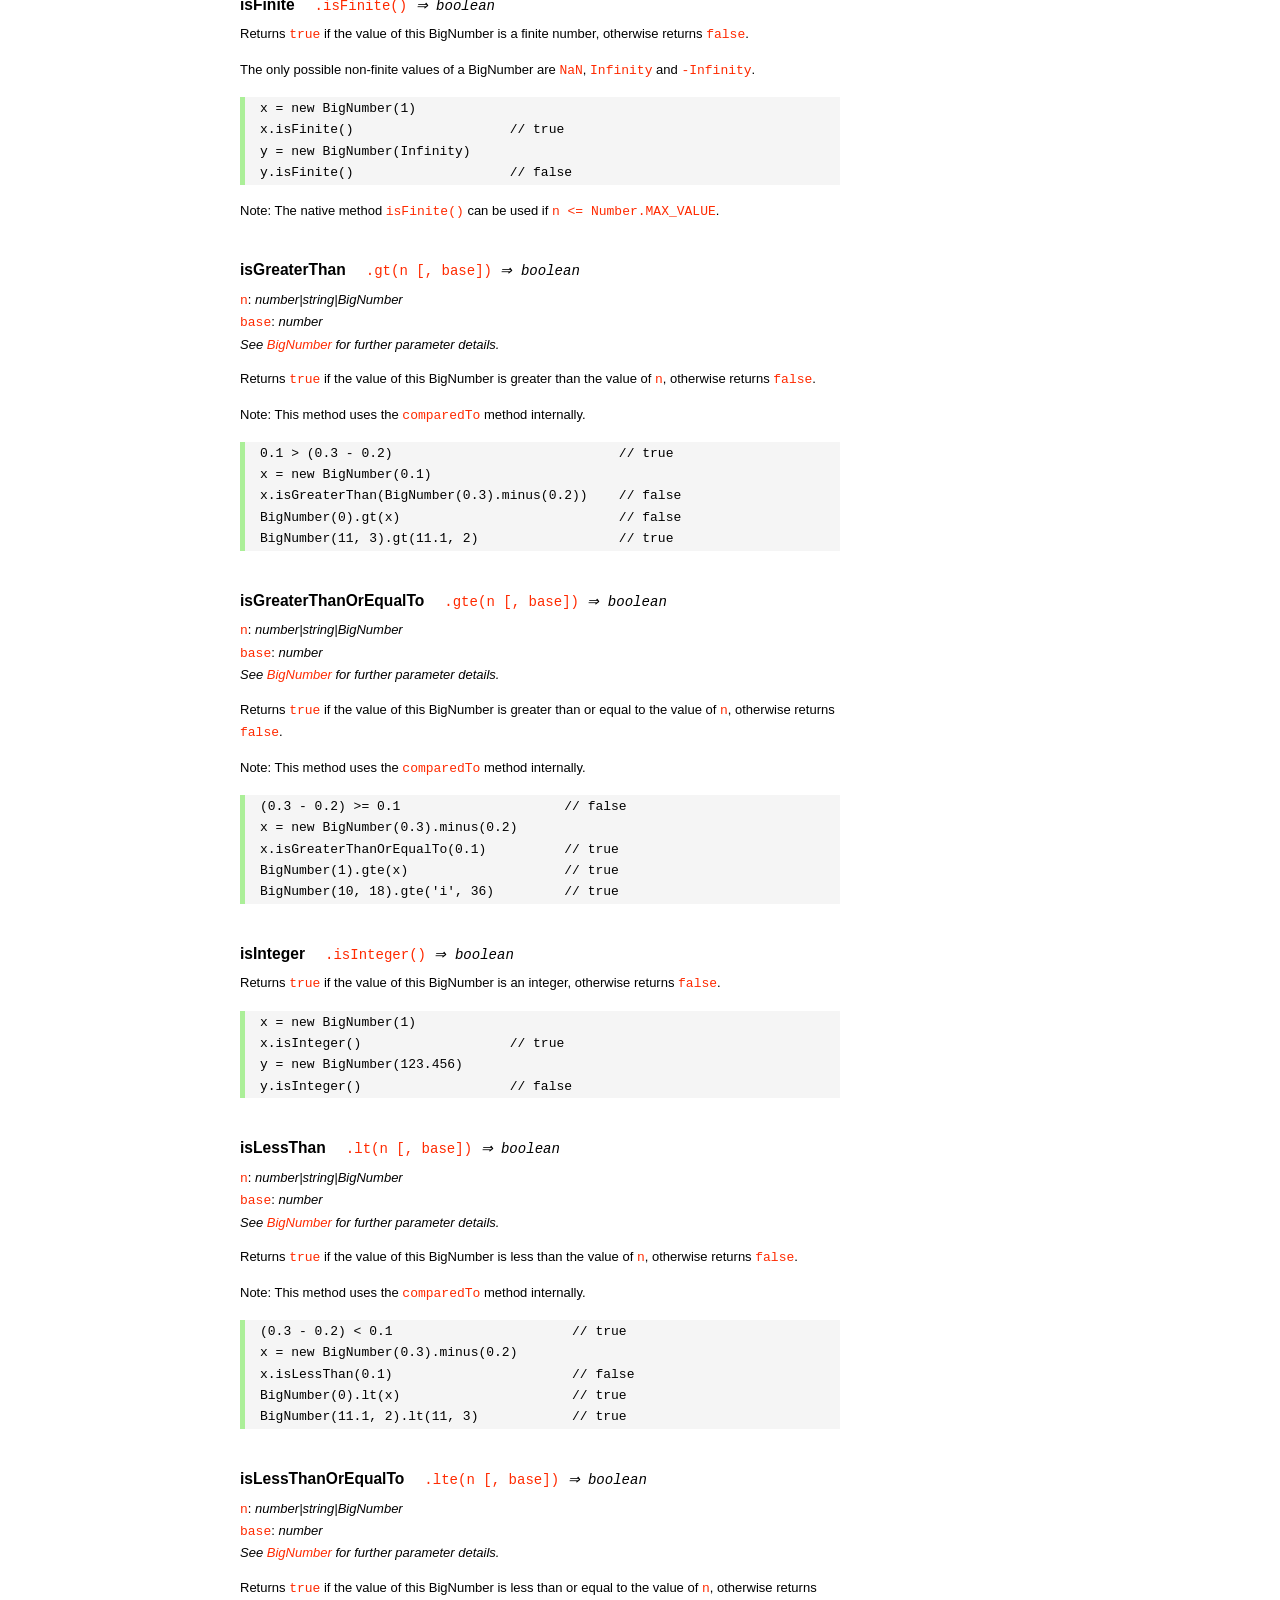
<file: node_modules/bignumber.js/doc/API.html>
<!DOCTYPE HTML>
<html>
<head>
<meta charset="utf-8">
<meta http-equiv="X-UA-Compatible" content="IE=edge">
<meta name="Author" content="M Mclaughlin">
<title>bignumber.js API</title>
<style>
html{font-size:100%}
body{background:#fff;font-family:"Helvetica Neue",Helvetica,Arial,sans-serif;font-size:13px;
  line-height:1.65em;min-height:100%;margin:0}
body,i{color:#000}
.nav{background:#fff;position:fixed;top:0;bottom:0;left:0;width:200px;overflow-y:auto;
  padding:15px 0 30px 15px}
div.container{width:600px;margin:50px 0 50px 240px}
p{margin:0 0 1em;width:600px}
pre,ul{margin:1em 0}
h1,h2,h3,h4,h5{margin:0;padding:1.5em 0 0}
h1,h2{padding:.75em 0}
h1{font:400 3em Verdana,sans-serif;color:#000;margin-bottom:1em}
h2{font-size:2.25em;color:#ff2a00}
h3{font-size:1.75em;color:#4dc71f}
h4{font-size:1.75em;color:#ff2a00;padding-bottom:.75em}
h5{font-size:1.2em;margin-bottom:.4em}
h6{font-size:1.1em;margin-bottom:0.8em;padding:0.5em 0}
dd{padding-top:.35em}
dt{padding-top:.5em}
b{font-weight:700}
dt b{font-size:1.3em}
a,a:visited{color:#ff2a00;text-decoration:none}
a:active,a:hover{outline:0;text-decoration:underline}
.nav a,.nav b,.nav a:visited{display:block;color:#ff2a00;font-weight:700; margin-top:15px}
.nav b{color:#4dc71f;margin-top:20px;cursor:default;width:auto}
ul{list-style-type:none;padding:0 0 0 20px}
.nav ul{line-height:14px;padding-left:0;margin:5px 0 0}
.nav ul a,.nav ul a:visited,span{display:inline;color:#000;font-family:Verdana,Geneva,sans-serif;
  font-size:11px;font-weight:400;margin:0}
.inset,ul.inset{margin-left:20px}
.inset{font-size:.9em}
.nav li{width:auto;margin:0 0 3px}
.alias{font-style:italic;margin-left:20px}
table{border-collapse:collapse;border-spacing:0;border:2px solid #a7dbd8;margin:1.75em 0;padding:0}
td,th{text-align:left;margin:0;padding:2px 5px;border:1px dotted #a7dbd8}
th{border-top:2px solid #a7dbd8;border-bottom:2px solid #a7dbd8;color:#ff2a00}
code,pre{font-family:Consolas, monaco, monospace;font-weight:400}
pre{background:#f5f5f5;white-space:pre-wrap;word-wrap:break-word;border-left:5px solid #abef98;
  padding:1px 0 1px 15px;margin:1.2em 0}
code,.nav-title{color:#ff2a00}
.end{margin-bottom:25px}
.centre{text-align:center}
.error-table{font-size:13px;width:100%}
#faq{margin:3em 0 0}
li span{float:right;margin-right:10px;color:#c0c0c0}
#js{font:inherit;color:#4dc71f}
</style>
</head>
<body>

  <div class="nav">

    <b>v8.1.0</b>

	<a class='nav-title' href="#">API</a>

    <b> CONSTRUCTOR </b>
    <ul>
      <li><a href="#bignumber">BigNumber</a></li>
    </ul>

    <a href="#methods">Methods</a>
    <ul>
      <li><a href="#clone">clone</a></li>
      <li><a href="#config" >config</a><span>set</span></li>
      <li>
        <ul class="inset">
          <li><a href="#decimal-places">DECIMAL_PLACES</a></li>
          <li><a href="#rounding-mode" >ROUNDING_MODE</a></li>
          <li><a href="#exponential-at">EXPONENTIAL_AT</a></li>
          <li><a href="#range"         >RANGE</a></li>
          <li><a href="#crypto"        >CRYPTO</a></li>
          <li><a href="#modulo-mode"   >MODULO_MODE</a></li>
          <li><a href="#pow-precision" >POW_PRECISION</a></li>
          <li><a href="#format"        >FORMAT</a></li>
          <li><a href="#alphabet"      >ALPHABET</a></li>
        </ul>
      </li>
      <li><a href="#isBigNumber">isBigNumber</a></li>
      <li><a href="#max"        >maximum</a><span>max</span></li>
      <li><a href="#min"        >minimum</a><span>min</span></li>
      <li><a href="#random"     >random</a></li>
      <li><a href="#sum"        >sum</a></li>
    </ul>

    <a href="#constructor-properties">Properties</a>
    <ul>
      <li><a href="#round-up"        >ROUND_UP</a></li>
      <li><a href="#round-down"      >ROUND_DOWN</a></li>
      <li><a href="#round-ceil"      >ROUND_CEIL</a></li>
      <li><a href="#round-floor"     >ROUND_FLOOR</a></li>
      <li><a href="#round-half-up"   >ROUND_HALF_UP</a></li>
      <li><a href="#round-half-down" >ROUND_HALF_DOWN</a></li>
      <li><a href="#round-half-even" >ROUND_HALF_EVEN</a></li>
      <li><a href="#round-half-ceil" >ROUND_HALF_CEIL</a></li>
      <li><a href="#round-half-floor">ROUND_HALF_FLOOR</a></li>
      <li><a href="#debug"           >DEBUG</a></li>
    </ul>

    <b> INSTANCE </b>

    <a href="#prototype-methods">Methods</a>
    <ul>
      <li><a href="#abs"    >absoluteValue         </a><span>abs</span>  </li>
      <li><a href="#cmp"    >comparedTo            </a>                  </li>
      <li><a href="#dp"     >decimalPlaces         </a><span>dp</span>   </li>
      <li><a href="#div"    >dividedBy             </a><span>div</span>  </li>
      <li><a href="#divInt" >dividedToIntegerBy    </a><span>idiv</span> </li>
      <li><a href="#pow"    >exponentiatedBy       </a><span>pow</span>  </li>
      <li><a href="#int"    >integerValue          </a>                  </li>
      <li><a href="#eq"     >isEqualTo             </a><span>eq</span>   </li>
      <li><a href="#isF"    >isFinite              </a>                  </li>
      <li><a href="#gt"     >isGreaterThan         </a><span>gt</span>   </li>
      <li><a href="#gte"    >isGreaterThanOrEqualTo</a><span>gte</span>  </li>
      <li><a href="#isInt"  >isInteger             </a>                  </li>
      <li><a href="#lt"     >isLessThan            </a><span>lt</span>   </li>
      <li><a href="#lte"    >isLessThanOrEqualTo   </a><span>lte</span>  </li>
      <li><a href="#isNaN"  >isNaN                 </a>                  </li>
      <li><a href="#isNeg"  >isNegative            </a>                  </li>
      <li><a href="#isPos"  >isPositive            </a>                  </li>
      <li><a href="#isZ"    >isZero                </a>                  </li>
      <li><a href="#minus"  >minus                 </a>                  </li>
      <li><a href="#mod"    >modulo                </a><span>mod</span>  </li>
      <li><a href="#times"  >multipliedBy          </a><span>times</span></li>
      <li><a href="#neg"    >negated               </a>                  </li>
      <li><a href="#plus"   >plus                  </a>                  </li>
      <li><a href="#sd"     >precision             </a><span>sd</span>   </li>
      <li><a href="#shift"  >shiftedBy             </a>                  </li>
      <li><a href="#sqrt"   >squareRoot            </a><span>sqrt</span> </li>
      <li><a href="#toE"    >toExponential         </a>                  </li>
      <li><a href="#toFix"  >toFixed               </a>                  </li>
      <li><a href="#toFor"  >toFormat              </a>                  </li>
      <li><a href="#toFr"   >toFraction            </a>                  </li>
      <li><a href="#toJSON" >toJSON                </a>                  </li>
      <li><a href="#toN"    >toNumber              </a>                  </li>
      <li><a href="#toP"    >toPrecision           </a>                  </li>
      <li><a href="#toS"    >toString              </a>                  </li>
      <li><a href="#valueOf">valueOf               </a>                  </li>
    </ul>

    <a href="#instance-properties">Properties</a>
    <ul>
      <li><a href="#coefficient">c: coefficient</a></li>
      <li><a href="#exponent"   >e: exponent</a></li>
      <li><a href="#sign"       >s: sign</a></li>
    </ul>

    <a href="#zero-nan-infinity">Zero, NaN &amp; Infinity</a>
    <a href="#Errors">Errors</a>
    <a href="#type-coercion">Type coercion</a>
    <a class='end' href="#faq">FAQ</a>

  </div>

  <div class="container">

    <h1>bignumber<span id='js'>.js</span></h1>

    <p>A JavaScript library for arbitrary-precision arithmetic.</p>
    <p><a href="https://github.com/MikeMcl/bignumber.js">Hosted on GitHub</a>. </p>

    <h2>API</h2>

    <p>
      See the <a href='https://github.com/MikeMcl/bignumber.js'>README</a> on GitHub for a
      quick-start introduction.
    </p>
    <p>
      In all examples below, <code>var</code> and semicolons are not shown, and if a commented-out
      value is in quotes it means <code>toString</code> has been called on the preceding expression.
    </p>


    <h3>CONSTRUCTOR</h3>


    <h5 id="bignumber">
      BigNumber<code class='inset'>BigNumber(n [, base]) <i>&rArr; BigNumber</i></code>
    </h5>
    <p>
      <code>n</code>: <i>number|string|BigNumber</i><br />
      <code>base</code>: <i>number</i>: integer, <code>2</code> to <code>36</code> inclusive. (See
      <a href='#alphabet'><code>ALPHABET</code></a> to extend this range).
    </p>
    <p>
      Returns a new instance of a BigNumber object with value <code>n</code>, where <code>n</code>
      is a numeric value in the specified <code>base</code>, or base <code>10</code> if
      <code>base</code> is omitted or is <code>null</code> or <code>undefined</code>.
    </p>
    <pre>
x = new BigNumber(123.4567)                // '123.4567'
// 'new' is optional
y = BigNumber(x)                           // '123.4567'</pre>
    <p>
      If <code>n</code> is a base <code>10</code> value it can be in normal (fixed-point) or
      exponential notation. Values in other bases must be in normal notation. Values in any base can
      have fraction digits, i.e. digits after the decimal point.
    </p>
    <pre>
new BigNumber(43210)                       // '43210'
new BigNumber('4.321e+4')                  // '43210'
new BigNumber('-735.0918e-430')            // '-7.350918e-428'
new BigNumber('123412421.234324', 5)       // '607236.557696'</pre>
    <p>
      Signed <code>0</code>, signed <code>Infinity</code> and <code>NaN</code> are supported.
    </p>
    <pre>
new BigNumber('-Infinity')                 // '-Infinity'
new BigNumber(NaN)                         // 'NaN'
new BigNumber(-0)                          // '0'
new BigNumber('.5')                        // '0.5'
new BigNumber('+2')                        // '2'</pre>
    <p>
      String values in hexadecimal literal form, e.g. <code>'0xff'</code>, are valid, as are
      string values with the octal and binary prefixs <code>'0o'</code> and <code>'0b'</code>.
      String values in octal literal form without the prefix will be interpreted as
      decimals, e.g. <code>'011'</code> is interpreted as 11, not 9.
    </p>
    <pre>
new BigNumber(-10110100.1, 2)              // '-180.5'
new BigNumber('-0b10110100.1')             // '-180.5'
new BigNumber('ff.8', 16)                  // '255.5'
new BigNumber('0xff.8')                    // '255.5'</pre>
    <p>
      If a base is specified, <code>n</code> is rounded according to the current
      <a href='#decimal-places'><code>DECIMAL_PLACES</code></a> and
      <a href='#rounding-mode'><code>ROUNDING_MODE</code></a> settings. <em>This includes base
      <code>10</code> so don't include a <code>base</code> parameter for decimal values unless
      this behaviour is wanted.</em>
    </p>
    <pre>BigNumber.config({ DECIMAL_PLACES: 5 })
new BigNumber(1.23456789)                  // '1.23456789'
new BigNumber(1.23456789, 10)              // '1.23457'</pre>
    <p>An error is thrown if <code>base</code> is invalid. See <a href='#Errors'>Errors</a>.</p>
    <p>
      There is no limit to the number of digits of a value of type <em>string</em> (other than
      that of JavaScript's maximum array size). See <a href='#range'><code>RANGE</code></a> to set
      the maximum and minimum possible exponent value of a BigNumber.
    </p>
    <pre>
new BigNumber('5032485723458348569331745.33434346346912144534543')
new BigNumber('4.321e10000000')</pre>
    <p>BigNumber <code>NaN</code> is returned if <code>n</code> is invalid
    (unless <code>BigNumber.DEBUG</code> is <code>true</code>, see below).</p>
    <pre>
new BigNumber('.1*')                       // 'NaN'
new BigNumber('blurgh')                    // 'NaN'
new BigNumber(9, 2)                        // 'NaN'</pre>
    <p>
      To aid in debugging, if <code>BigNumber.DEBUG</code> is <code>true</code> then an error will
      be thrown on an invalid <code>n</code>. An error will also be thrown if <code>n</code> is of
      type <em>number</em> with more than <code>15</code> significant digits, as calling
      <code><a href='#toS'>toString</a></code> or <code><a href='#valueOf'>valueOf</a></code> on
      these numbers may not result in the intended value.
    </p>
      <pre>
console.log(823456789123456.3)            //  823456789123456.2
new BigNumber(823456789123456.3)          // '823456789123456.2'
BigNumber.DEBUG = true
// '[BigNumber Error] Number primitive has more than 15 significant digits'
new BigNumber(823456789123456.3)
// '[BigNumber Error] Not a base 2 number'
new BigNumber(9, 2)</pre>
    <p>
      A BigNumber can also be created from an object literal.
      Use <code><a href='#isBigNumber'>isBigNumber</a></code> to check that it is well-formed.
    </p>
    <pre>new BigNumber({ s: 1, e: 2, c: [ 777, 12300000000000 ], _isBigNumber: true })    // '777.123'</pre>




    <h4 id="methods">Methods</h4>
     <p>The static methods of a BigNumber constructor.</p>




    <h5 id="clone">clone
      <code class='inset'>.clone([object]) <i>&rArr; BigNumber constructor</i></code>
    </h5>
    <p><code>object</code>: <i>object</i></p>
    <p>
      Returns a new independent BigNumber constructor with configuration as described by
      <code>object</code> (see <a href='#config'><code>config</code></a>), or with the default
      configuration if <code>object</code> is <code>null</code> or <code>undefined</code>.
    </p>
    <p>
      Throws if <code>object</code> is not an object. See <a href='#Errors'>Errors</a>.
    </p>
    <pre>BigNumber.config({ DECIMAL_PLACES: 5 })
BN = BigNumber.clone({ DECIMAL_PLACES: 9 })

x = new BigNumber(1)
y = new BN(1)

x.div(3)                        // 0.33333
y.div(3)                        // 0.333333333

// BN = BigNumber.clone({ DECIMAL_PLACES: 9 }) is equivalent to:
BN = BigNumber.clone()
BN.config({ DECIMAL_PLACES: 9 })</pre>



    <h5 id="config">config<code class='inset'>set([object]) <i>&rArr; object</i></code></h5>
    <p>
      <code>object</code>: <i>object</i>: an object that contains some or all of the following
      properties.
    </p>
    <p>Configures the settings for this particular BigNumber constructor.</p>

    <dl class='inset'>
      <dt id="decimal-places"><code><b>DECIMAL_PLACES</b></code></dt>
      <dd>
        <i>number</i>: integer, <code>0</code> to <code>1e+9</code> inclusive<br />
        Default value: <code>20</code>
      </dd>
      <dd>
        The <u>maximum</u> number of decimal places of the results of operations involving
        division, i.e. division, square root and base conversion operations, and power
        operations with negative exponents.<br />
      </dd>
      <dd>
      <pre>BigNumber.config({ DECIMAL_PLACES: 5 })
BigNumber.set({ DECIMAL_PLACES: 5 })    // equivalent</pre>
      </dd>



      <dt id="rounding-mode"><code><b>ROUNDING_MODE</b></code></dt>
      <dd>
        <i>number</i>: integer, <code>0</code> to <code>8</code> inclusive<br />
        Default value: <code>4</code> <a href="#round-half-up">(<code>ROUND_HALF_UP</code>)</a>
      </dd>
      <dd>
        The rounding mode used in the above operations and the default rounding mode of
        <a href='#dp'><code>decimalPlaces</code></a>,
        <a href='#sd'><code>precision</code></a>,
        <a href='#toE'><code>toExponential</code></a>,
        <a href='#toFix'><code>toFixed</code></a>,
        <a href='#toFor'><code>toFormat</code></a> and
        <a href='#toP'><code>toPrecision</code></a>.
      </dd>
      <dd>The modes are available as enumerated properties of the BigNumber constructor.</dd>
       <dd>
      <pre>BigNumber.config({ ROUNDING_MODE: 0 })
BigNumber.set({ ROUNDING_MODE: BigNumber.ROUND_UP })    // equivalent</pre>
        </dd>



      <dt id="exponential-at"><code><b>EXPONENTIAL_AT</b></code></dt>
      <dd>
        <i>number</i>: integer, magnitude <code>0</code> to <code>1e+9</code> inclusive, or
        <br />
        <i>number</i>[]: [ integer <code>-1e+9</code> to <code>0</code> inclusive, integer
        <code>0</code> to <code>1e+9</code> inclusive ]<br />
        Default value: <code>[-7, 20]</code>
      </dd>
      <dd>
        The exponent value(s) at which <code>toString</code> returns exponential notation.
      </dd>
      <dd>
        If a single number is assigned, the value is the exponent magnitude.<br />
        If an array of two numbers is assigned then the first number is the negative exponent
        value at and beneath which exponential notation is used, and the second number is the
        positive exponent value at and above which the same.
      </dd>
      <dd>
        For example, to emulate JavaScript numbers in terms of the exponent values at which they
        begin to use exponential notation, use <code>[-7, 20]</code>.
      </dd>
      <dd>
      <pre>BigNumber.config({ EXPONENTIAL_AT: 2 })
new BigNumber(12.3)         // '12.3'        e is only 1
new BigNumber(123)          // '1.23e+2'
new BigNumber(0.123)        // '0.123'       e is only -1
new BigNumber(0.0123)       // '1.23e-2'

BigNumber.config({ EXPONENTIAL_AT: [-7, 20] })
new BigNumber(123456789)    // '123456789'   e is only 8
new BigNumber(0.000000123)  // '1.23e-7'

// Almost never return exponential notation:
BigNumber.config({ EXPONENTIAL_AT: 1e+9 })

// Always return exponential notation:
BigNumber.config({ EXPONENTIAL_AT: 0 })</pre>
      </dd>
      <dd>
        Regardless of the value of <code>EXPONENTIAL_AT</code>, the <code>toFixed</code> method
        will always return a value in normal notation and the <code>toExponential</code> method
        will always return a value in exponential form.
      </dd>
      <dd>
        Calling <code>toString</code> with a base argument, e.g. <code>toString(10)</code>, will
        also always return normal notation.
      </dd>



      <dt id="range"><code><b>RANGE</b></code></dt>
      <dd>
        <i>number</i>: integer, magnitude <code>1</code> to <code>1e+9</code> inclusive, or
        <br />
        <i>number</i>[]: [ integer <code>-1e+9</code> to <code>-1</code> inclusive, integer
        <code>1</code> to <code>1e+9</code> inclusive ]<br />
        Default value: <code>[-1e+9, 1e+9]</code>
      </dd>
      <dd>
        The exponent value(s) beyond which overflow to <code>Infinity</code> and underflow to
        zero occurs.
      </dd>
      <dd>
        If a single number is assigned, it is the maximum exponent magnitude: values wth a
        positive exponent of greater magnitude become <code>Infinity</code> and those with a
        negative exponent of greater magnitude become zero.
      <dd>
        If an array of two numbers is assigned then the first number is the negative exponent
        limit and the second number is the positive exponent limit.
      </dd>
      <dd>
        For example, to emulate JavaScript numbers in terms of the exponent values at which they
        become zero and <code>Infinity</code>, use <code>[-324, 308]</code>.
      </dd>
      <dd>
      <pre>BigNumber.config({ RANGE: 500 })
BigNumber.config().RANGE     // [ -500, 500 ]
new BigNumber('9.999e499')   // '9.999e+499'
new BigNumber('1e500')       // 'Infinity'
new BigNumber('1e-499')      // '1e-499'
new BigNumber('1e-500')      // '0'

BigNumber.config({ RANGE: [-3, 4] })
new BigNumber(99999)         // '99999'      e is only 4
new BigNumber(100000)        // 'Infinity'   e is 5
new BigNumber(0.001)         // '0.01'       e is only -3
new BigNumber(0.0001)        // '0'          e is -4</pre>
      </dd>
      <dd>
        The largest possible magnitude of a finite BigNumber is
        <code>9.999...e+1000000000</code>.<br />
        The smallest possible magnitude of a non-zero BigNumber is <code>1e-1000000000</code>.
      </dd>



      <dt id="crypto"><code><b>CRYPTO</b></code></dt>
      <dd>
        <i>boolean</i>: <code>true</code> or <code>false</code>.<br />
        Default value: <code>false</code>
      </dd>
      <dd>
        The value that determines whether cryptographically-secure pseudo-random number
        generation is used.
      </dd>
      <dd>
        If <code>CRYPTO</code> is set to <code>true</code> then the
        <a href='#random'><code>random</code></a> method will generate random digits using
        <code>crypto.getRandomValues</code> in browsers that support it, or
        <code>crypto.randomBytes</code> if using Node.js.
      </dd>
      <dd>
        If neither function is supported by the host environment then attempting to set
        <code>CRYPTO</code> to <code>true</code> will fail and an exception will be thrown.
      </dd>
      <dd>
        If <code>CRYPTO</code> is <code>false</code> then the source of randomness used will be
        <code>Math.random</code> (which is assumed to generate at least <code>30</code> bits of
        randomness).
      </dd>
      <dd>See <a href='#random'><code>random</code></a>.</dd>
      <dd>
      <pre>
// Node.js
global.crypto = require('crypto')

BigNumber.config({ CRYPTO: true })
BigNumber.config().CRYPTO       // true
BigNumber.random()              // 0.54340758610486147524</pre>
      </dd>



      <dt id="modulo-mode"><code><b>MODULO_MODE</b></code></dt>
      <dd>
        <i>number</i>: integer, <code>0</code> to <code>9</code> inclusive<br />
        Default value: <code>1</code> (<a href="#round-down"><code>ROUND_DOWN</code></a>)
      </dd>
      <dd>The modulo mode used when calculating the modulus: <code>a mod n</code>.</dd>
      <dd>
        The quotient, <code>q = a / n</code>, is calculated according to the
        <a href='#rounding-mode'><code>ROUNDING_MODE</code></a> that corresponds to the chosen
        <code>MODULO_MODE</code>.
      </dd>
      <dd>The remainder, <code>r</code>, is calculated as: <code>r = a - n * q</code>.</dd>
      <dd>
        The modes that are most commonly used for the modulus/remainder operation are shown in
        the following table. Although the other rounding modes can be used, they may not give
        useful results.
      </dd>
      <dd>
        <table>
          <tr><th>Property</th><th>Value</th><th>Description</th></tr>
          <tr>
            <td><b>ROUND_UP</b></td><td class='centre'>0</td>
            <td>
              The remainder is positive if the dividend is negative, otherwise it is negative.
            </td>
          </tr>
          <tr>
            <td><b>ROUND_DOWN</b></td><td class='centre'>1</td>
            <td>
              The remainder has the same sign as the dividend.<br />
              This uses 'truncating division' and matches the behaviour of JavaScript's
              remainder operator <code>%</code>.
            </td>
          </tr>
          <tr>
            <td><b>ROUND_FLOOR</b></td><td class='centre'>3</td>
            <td>
              The remainder has the same sign as the divisor.<br />
              This matches Python's <code>%</code> operator.
            </td>
          </tr>
          <tr>
            <td><b>ROUND_HALF_EVEN</b></td><td class='centre'>6</td>
            <td>The <i>IEEE 754</i> remainder function.</td>
          </tr>
           <tr>
             <td><b>EUCLID</b></td><td class='centre'>9</td>
             <td>
               The remainder is always positive. Euclidian division: <br />
               <code>q = sign(n) * floor(a / abs(n))</code>
             </td>
           </tr>
        </table>
      </dd>
      <dd>
        The rounding/modulo modes are available as enumerated properties of the BigNumber
        constructor.
      </dd>
      <dd>See <a href='#mod'><code>modulo</code></a>.</dd>
      <dd>
        <pre>BigNumber.config({ MODULO_MODE: BigNumber.EUCLID })
BigNumber.config({ MODULO_MODE: 9 })          // equivalent</pre>
      </dd>



      <dt id="pow-precision"><code><b>POW_PRECISION</b></code></dt>
      <dd>
        <i>number</i>: integer, <code>0</code> to <code>1e+9</code> inclusive.<br />
        Default value: <code>0</code>
      </dd>
      <dd>
        The <i>maximum</i> precision, i.e. number of significant digits, of the result of the power
        operation (unless a modulus is specified).
      </dd>
      <dd>If set to <code>0</code>, the number of significant digits will not be limited.</dd>
      <dd>See <a href='#pow'><code>exponentiatedBy</code></a>.</dd>
      <dd><pre>BigNumber.config({ POW_PRECISION: 100 })</pre></dd>



      <dt id="format"><code><b>FORMAT</b></code></dt>
      <dd><i>object</i></dd>
      <dd>
        The <code>FORMAT</code> object configures the format of the string returned by the
        <a href='#toFor'><code>toFormat</code></a> method.
      </dd>
      <dd>
        The example below shows the properties of the <code>FORMAT</code> object that are
        recognised, and their default values.
      </dd>
      <dd>
         Unlike the other configuration properties, the values of the properties of the
         <code>FORMAT</code> object will not be checked for validity. The existing
         <code>FORMAT</code> object will simply be replaced by the object that is passed in.
         The object can include any number of the properties shown below.
      </dd>
      <dd>See <a href='#toFor'><code>toFormat</code></a> for examples of usage.</dd>
      <dd>
      <pre>
BigNumber.config({
  FORMAT: {
    // string to prepend
    prefix: '',
    // decimal separator
    decimalSeparator: '.',
    // grouping separator of the integer part
    groupSeparator: ',',
    // primary grouping size of the integer part
    groupSize: 3,
    // secondary grouping size of the integer part
    secondaryGroupSize: 0,
    // grouping separator of the fraction part
    fractionGroupSeparator: ' ',
    // grouping size of the fraction part
    fractionGroupSize: 0,
    // string to append
    suffix: ''
  }
});</pre>
      </dd>



      <dt id="alphabet"><code><b>ALPHABET</b></code></dt>
      <dd>
        <i>string</i><br />
        Default value: <code>'0123456789abcdefghijklmnopqrstuvwxyz'</code>
      </dd>
      <dd>
        The alphabet used for base conversion. The length of the alphabet corresponds to the
        maximum value of the base argument that can be passed to the
        <a href='#bignumber'><code>BigNumber</code></a> constructor or
        <a href='#toS'><code>toString</code></a>.
      </dd>
      <dd>
        There is no maximum length for the alphabet, but it must be at least 2 characters long, and
        it must not contain whitespace or a repeated character, or the sign indicators
        <code>'+'</code> and <code>'-'</code>, or the decimal separator <code>'.'</code>.
      </dd>
      <dd>
        <pre>// duodecimal (base 12)
BigNumber.config({ ALPHABET: '0123456789TE' })
x = new BigNumber('T', 12)
x.toString()                // '10'
x.toString(12)              // 'T'</pre>
      </dd>



    </dl>
    <br /><br />
    <p>Returns an object with the above properties and their current values.</p>
    <p>
      Throws if <code>object</code> is not an object, or if an invalid value is assigned to
      one or more of the above properties. See <a href='#Errors'>Errors</a>.
    </p>
    <pre>
BigNumber.config({
  DECIMAL_PLACES: 40,
  ROUNDING_MODE: BigNumber.ROUND_HALF_CEIL,
  EXPONENTIAL_AT: [-10, 20],
  RANGE: [-500, 500],
  CRYPTO: true,
  MODULO_MODE: BigNumber.ROUND_FLOOR,
  POW_PRECISION: 80,
  FORMAT: {
    groupSize: 3,
    groupSeparator: ' ',
    decimalSeparator: ','
  },
  ALPHABET: '0123456789abcdefghijklmnopqrstuvwxyzABCDEFGHIJKLMNOPQRSTUVWXYZ$_'
});

obj = BigNumber.config();
obj.DECIMAL_PLACES        // 40
obj.RANGE                 // [-500, 500]</pre>



    <h5 id="isBigNumber">
      isBigNumber<code class='inset'>.isBigNumber(value) <i>&rArr; boolean</i></code>
    </h5>
    <p><code>value</code>: <i>any</i><br /></p>
    <p>
      Returns <code>true</code> if <code>value</code> is a BigNumber instance, otherwise returns
      <code>false</code>.
    </p>
    <pre>x = 42
y = new BigNumber(x)

BigNumber.isBigNumber(x)             // false
y instanceof BigNumber               // true
BigNumber.isBigNumber(y)             // true

BN = BigNumber.clone();
z = new BN(x)
z instanceof BigNumber               // false
BigNumber.isBigNumber(z)             // true</pre>
    <p>
      If <code>value</code> is a BigNumber instance and <code>BigNumber.DEBUG</code> is <code>true</code>,
      then this method will also check if <code>value</code> is well-formed, and throw if it is not.
      See <a href='#Errors'>Errors</a>.
    </p>
    <p>
      The check can be useful if creating a BigNumber from an object literal.
      See <a href='#bignumber'>BigNumber</a>.
    </p>
    <pre>
x = new BigNumber(10)

// Change x.c to an illegitimate value.
x.c = NaN

BigNumber.DEBUG = false

// No error.
BigNumber.isBigNumber(x)    // true

BigNumber.DEBUG = true

// Error.
BigNumber.isBigNumber(x)    // '[BigNumber Error] Invalid BigNumber'</pre>



    <h5 id="max">maximum<code class='inset'>.max(n...) <i>&rArr; BigNumber</i></code></h5>
    <p>
      <code>n</code>: <i>number|string|BigNumber</i><br />
      <i>See <code><a href="#bignumber">BigNumber</a></code> for further parameter details.</i>
    </p>
    <p>
      Returns a BigNumber whose value is the maximum of the arguments.
    </p>
    <p>The return value is always exact and unrounded.</p>
    <pre>x = new BigNumber('3257869345.0378653')
BigNumber.maximum(4e9, x, '123456789.9')      // '4000000000'

arr = [12, '13', new BigNumber(14)]
BigNumber.max.apply(null, arr)                // '14'</pre>



    <h5 id="min">minimum<code class='inset'>.min(n...) <i>&rArr; BigNumber</i></code></h5>
    <p>
      <code>n</code>: <i>number|string|BigNumber</i><br />
      <i>See <code><a href="#bignumber">BigNumber</a></code> for further parameter details.</i>
    </p>
    <p>
      Returns a BigNumber whose value is the minimum of the arguments.
    </p>
    <p>The return value is always exact and unrounded.</p>
    <pre>x = new BigNumber('3257869345.0378653')
BigNumber.minimum(4e9, x, '123456789.9')      // '123456789.9'

arr = [2, new BigNumber(-14), '-15.9999', -12]
BigNumber.min.apply(null, arr)                // '-15.9999'</pre>



    <h5 id="random">
      random<code class='inset'>.random([dp]) <i>&rArr; BigNumber</i></code>
    </h5>
    <p><code>dp</code>: <i>number</i>: integer, <code>0</code> to <code>1e+9</code> inclusive</p>
    <p>
      Returns a new BigNumber with a pseudo-random value equal to or greater than <code>0</code> and
      less than <code>1</code>.
    </p>
    <p>
      The return value will have <code>dp</code> decimal places (or less if trailing zeros are
      produced).<br />
      If <code>dp</code> is omitted then the number of decimal places will default to the current
      <a href='#decimal-places'><code>DECIMAL_PLACES</code></a> setting.
    </p>
    <p>
      Depending on the value of this BigNumber constructor's
      <a href='#crypto'><code>CRYPTO</code></a> setting and the support for the
      <code>crypto</code> object in the host environment, the random digits of the return value are
      generated by either <code>Math.random</code> (fastest), <code>crypto.getRandomValues</code>
      (Web Cryptography API in recent browsers) or <code>crypto.randomBytes</code> (Node.js).
    </p>
    <p>
      To be able to set <a href='#crypto'><code>CRYPTO</code></a> to <code>true</code> when using
      Node.js, the <code>crypto</code> object must be available globally:
    </p>
    <pre>global.crypto = require('crypto')</pre>
    <p>
      If <a href='#crypto'><code>CRYPTO</code></a> is <code>true</code>, i.e. one of the
      <code>crypto</code> methods is to be used, the value of a returned BigNumber should be
      cryptographically-secure and statistically indistinguishable from a random value.
    </p>
    <p>
      Throws if <code>dp</code> is invalid. See <a href='#Errors'>Errors</a>.
    </p>
    <pre>BigNumber.config({ DECIMAL_PLACES: 10 })
BigNumber.random()              // '0.4117936847'
BigNumber.random(20)            // '0.78193327636914089009'</pre>



    <h5 id="sum">sum<code class='inset'>.sum(n...) <i>&rArr; BigNumber</i></code></h5>
    <p>
      <code>n</code>: <i>number|string|BigNumber</i><br />
      <i>See <code><a href="#bignumber">BigNumber</a></code> for further parameter details.</i>
    </p>
    <p>Returns a BigNumber whose value is the sum of the arguments.</p>
    <p>The return value is always exact and unrounded.</p>
    <pre>x = new BigNumber('3257869345.0378653')
BigNumber.sum(4e9, x, '123456789.9')      // '7381326134.9378653'

arr = [2, new BigNumber(14), '15.9999', 12]
BigNumber.sum.apply(null, arr)            // '43.9999'</pre>



    <h4 id="constructor-properties">Properties</h4>
    <p>
      The library's enumerated rounding modes are stored as properties of the constructor.<br />
      (They are not referenced internally by the library itself.)
    </p>
    <p>
      Rounding modes <code>0</code> to <code>6</code> (inclusive) are the same as those of Java's
      BigDecimal class.
    </p>
    <table>
      <tr>
        <th>Property</th>
        <th>Value</th>
        <th>Description</th>
      </tr>
      <tr>
        <td id="round-up"><b>ROUND_UP</b></td>
        <td class='centre'>0</td>
        <td>Rounds away from zero</td>
      </tr>
      <tr>
        <td id="round-down"><b>ROUND_DOWN</b></td>
        <td class='centre'>1</td>
        <td>Rounds towards zero</td>
      </tr>
      <tr>
        <td id="round-ceil"><b>ROUND_CEIL</b></td>
        <td class='centre'>2</td>
        <td>Rounds towards <code>Infinity</code></td>
      </tr>
      <tr>
        <td id="round-floor"><b>ROUND_FLOOR</b></td>
        <td class='centre'>3</td>
        <td>Rounds towards <code>-Infinity</code></td>
      </tr>
      <tr>
        <td id="round-half-up"><b>ROUND_HALF_UP</b></td>
        <td class='centre'>4</td>
        <td>
          Rounds towards nearest neighbour.<br />
          If equidistant, rounds away from zero
        </td>
      </tr>
      <tr>
        <td id="round-half-down"><b>ROUND_HALF_DOWN</b></td>
        <td class='centre'>5</td>
        <td>
          Rounds towards nearest neighbour.<br />
          If equidistant, rounds towards zero
        </td>
      </tr>
      <tr>
        <td id="round-half-even"><b>ROUND_HALF_EVEN</b></td>
        <td class='centre'>6</td>
        <td>
          Rounds towards nearest neighbour.<br />
          If equidistant, rounds towards even neighbour
        </td>
      </tr>
      <tr>
        <td id="round-half-ceil"><b>ROUND_HALF_CEIL</b></td>
        <td class='centre'>7</td>
        <td>
          Rounds towards nearest neighbour.<br />
          If equidistant, rounds towards <code>Infinity</code>
        </td>
      </tr>
      <tr>
        <td id="round-half-floor"><b>ROUND_HALF_FLOOR</b></td>
        <td class='centre'>8</td>
        <td>
          Rounds towards nearest neighbour.<br />
          If equidistant, rounds towards <code>-Infinity</code>
        </td>
      </tr>
    </table>
    <pre>
BigNumber.config({ ROUNDING_MODE: BigNumber.ROUND_CEIL })
BigNumber.config({ ROUNDING_MODE: 2 })     // equivalent</pre>

    <h5 id="debug">DEBUG</h5>
    <p><i>undefined|false|true</i></p>
    <p>
      If <code>BigNumber.DEBUG</code> is set <code>true</code> then an error will be thrown
      if this <a href='#bignumber'>BigNumber</a> constructor receives an invalid value, such as
      a value of type <em>number</em> with more than <code>15</code> significant digits.
      See <a href='#bignumber'>BigNumber</a>.
    </p>
    <p>
      An error will also be thrown if the <code><a href='#isBigNumber'>isBigNumber</a></code>
      method receives a BigNumber that is not well-formed.
      See <code><a href='#isBigNumber'>isBigNumber</a></code>.
    </p>
    <pre>BigNumber.DEBUG = true</pre>


    <h3>INSTANCE</h3>


    <h4 id="prototype-methods">Methods</h4>
    <p>The methods inherited by a BigNumber instance from its constructor's prototype object.</p>
    <p>A BigNumber is immutable in the sense that it is not changed by its methods. </p>
    <p>
      The treatment of &plusmn;<code>0</code>, &plusmn;<code>Infinity</code> and <code>NaN</code> is
      consistent with how JavaScript treats these values.
    </p>
    <p>Many method names have a shorter alias.</p>



    <h5 id="abs">absoluteValue<code class='inset'>.abs() <i>&rArr; BigNumber</i></code></h5>
    <p>
      Returns a BigNumber whose value is the absolute value, i.e. the magnitude, of the value of
      this BigNumber.
    </p>
    <p>The return value is always exact and unrounded.</p>
    <pre>
x = new BigNumber(-0.8)
y = x.absoluteValue()           // '0.8'
z = y.abs()                     // '0.8'</pre>



    <h5 id="cmp">
      comparedTo<code class='inset'>.comparedTo(n [, base]) <i>&rArr; number</i></code>
    </h5>
    <p>
      <code>n</code>: <i>number|string|BigNumber</i><br />
      <code>base</code>: <i>number</i><br />
      <i>See <a href="#bignumber">BigNumber</a> for further parameter details.</i>
    </p>
    <table>
      <tr><th>Returns</th><th>&nbsp;</th></tr>
      <tr>
        <td class='centre'><code>1</code></td>
        <td>If the value of this BigNumber is greater than the value of <code>n</code></td>
      </tr>
      <tr>
        <td class='centre'><code>-1</code></td>
        <td>If the value of this BigNumber is less than the value of <code>n</code></td>
      </tr>
      <tr>
        <td class='centre'><code>0</code></td>
        <td>If this BigNumber and <code>n</code> have the same value</td>
      </tr>
       <tr>
        <td class='centre'><code>null</code></td>
        <td>If the value of either this BigNumber or <code>n</code> is <code>NaN</code></td>
      </tr>
    </table>
    <pre>
x = new BigNumber(Infinity)
y = new BigNumber(5)
x.comparedTo(y)                 // 1
x.comparedTo(x.minus(1))        // 0
y.comparedTo(NaN)               // null
y.comparedTo('110', 2)          // -1</pre>



    <h5 id="dp">
      decimalPlaces<code class='inset'>.dp([dp [, rm]]) <i>&rArr; BigNumber|number</i></code>
    </h5>
    <p>
      <code>dp</code>: <i>number</i>: integer, <code>0</code> to <code>1e+9</code> inclusive<br />
      <code>rm</code>: <i>number</i>: integer, <code>0</code> to <code>8</code> inclusive
    </p>
    <p>
      If <code>dp</code> is a number, returns a BigNumber whose value is the value of this BigNumber
      rounded by rounding mode <code>rm</code> to a maximum of <code>dp</code> decimal places.
    </p>
    <p>
      If <code>dp</code> is omitted, or is <code>null</code> or <code>undefined</code>, the return
      value is the number of decimal places of the value of this BigNumber, or <code>null</code> if
      the value of this BigNumber is &plusmn;<code>Infinity</code> or <code>NaN</code>.
    </p>
    <p>
      If <code>rm</code> is omitted, or is <code>null</code> or <code>undefined</code>,
      <a href='#rounding-mode'><code>ROUNDING_MODE</code></a> is used.
    </p>
    <p>
      Throws if <code>dp</code> or <code>rm</code> is invalid. See <a href='#Errors'>Errors</a>.
    </p>
    <pre>
x = new BigNumber(1234.56)
x.decimalPlaces(1)                     // '1234.6'
x.dp()                                 // 2
x.decimalPlaces(2)                     // '1234.56'
x.dp(10)                               // '1234.56'
x.decimalPlaces(0, 1)                  // '1234'
x.dp(0, 6)                             // '1235'
x.decimalPlaces(1, 1)                  // '1234.5'
x.dp(1, BigNumber.ROUND_HALF_EVEN)     // '1234.6'
x                                      // '1234.56'
y = new BigNumber('9.9e-101')
y.dp()                                 // 102</pre>



    <h5 id="div">dividedBy<code class='inset'>.div(n [, base]) <i>&rArr; BigNumber</i></code>
    </h5>
    <p>
      <code>n</code>: <i>number|string|BigNumber</i><br />
      <code>base</code>: <i>number</i><br />
      <i>See <a href="#bignumber">BigNumber</a> for further parameter details.</i>
    </p>
    <p>
      Returns a BigNumber whose value is the value of this BigNumber divided by
      <code>n</code>, rounded according to the current
      <a href='#decimal-places'><code>DECIMAL_PLACES</code></a> and
      <a href='#rounding-mode'><code>ROUNDING_MODE</code></a> settings.
    </p>
    <pre>
x = new BigNumber(355)
y = new BigNumber(113)
x.dividedBy(y)                  // '3.14159292035398230088'
x.div(5)                        // '71'
x.div(47, 16)                   // '5'</pre>



    <h5 id="divInt">
      dividedToIntegerBy<code class='inset'>.idiv(n [, base]) &rArr;
      <i>BigNumber</i></code>
    </h5>
    <p>
      <code>n</code>: <i>number|string|BigNumber</i><br />
      <code>base</code>: <i>number</i><br />
      <i>See <a href="#bignumber">BigNumber</a> for further parameter details.</i>
    </p>
    <p>
      Returns a BigNumber whose value is the integer part of dividing the value of this BigNumber by
      <code>n</code>.
    </p>
    <pre>
x = new BigNumber(5)
y = new BigNumber(3)
x.dividedToIntegerBy(y)         // '1'
x.idiv(0.7)                     // '7'
x.idiv('0.f', 16)               // '5'</pre>



    <h5 id="pow">
      exponentiatedBy<code class='inset'>.pow(n [, m]) <i>&rArr; BigNumber</i></code>
    </h5>
    <p>
      <code>n</code>: <i>number|string|BigNumber</i>: integer<br />
      <code>m</code>: <i>number|string|BigNumber</i>
    </p>
    <p>
      Returns a BigNumber whose value is the value of this BigNumber exponentiated by
      <code>n</code>, i.e. raised to the power <code>n</code>, and optionally modulo a modulus
      <code>m</code>.
    </p>
    <p>
      Throws if <code>n</code> is not an integer. See <a href='#Errors'>Errors</a>.
    </p>
    <p>
      If <code>n</code> is negative the result is rounded according to the current
      <a href='#decimal-places'><code>DECIMAL_PLACES</code></a> and
      <a href='#rounding-mode'><code>ROUNDING_MODE</code></a> settings.
    </p>
    <p>
      As the number of digits of the result of the power operation can grow so large so quickly,
      e.g. 123.456<sup>10000</sup> has over <code>50000</code> digits, the number of significant
      digits calculated is limited to the value of the
      <a href='#pow-precision'><code>POW_PRECISION</code></a> setting (unless a modulus
      <code>m</code> is specified).
    </p>
    <p>
      By default <a href='#pow-precision'><code>POW_PRECISION</code></a> is set to <code>0</code>.
      This means that an unlimited number of significant digits will be calculated, and that the
      method's performance will decrease dramatically for larger exponents.
    </p>
    <p>
      If <code>m</code> is specified and the value of <code>m</code>, <code>n</code> and this
      BigNumber are integers, and <code>n</code> is positive, then a fast modular exponentiation
      algorithm is used, otherwise the operation will be performed as
      <code>x.exponentiatedBy(n).modulo(m)</code> with a
      <a href='#pow-precision'><code>POW_PRECISION</code></a> of <code>0</code>.
    </p>
    <pre>
Math.pow(0.7, 2)                // 0.48999999999999994
x = new BigNumber(0.7)
x.exponentiatedBy(2)            // '0.49'
BigNumber(3).pow(-2)            // '0.11111111111111111111'</pre>



    <h5 id="int">
      integerValue<code class='inset'>.integerValue([rm]) <i>&rArr; BigNumber</i></code>
    </h5>
    <p>
      <code>rm</code>: <i>number</i>: integer, <code>0</code> to <code>8</code> inclusive
    </p>
   <p>
      Returns a BigNumber whose value is the value of this BigNumber rounded to an integer using
      rounding mode <code>rm</code>.
    </p>
    <p>
      If <code>rm</code> is omitted, or is <code>null</code> or <code>undefined</code>,
      <a href='#rounding-mode'><code>ROUNDING_MODE</code></a> is used.
    </p>
    <p>
      Throws if <code>rm</code> is invalid. See <a href='#Errors'>Errors</a>.
    </p>
    <pre>
x = new BigNumber(123.456)
x.integerValue()                        // '123'
x.integerValue(BigNumber.ROUND_CEIL)    // '124'
y = new BigNumber(-12.7)
y.integerValue()                        // '-13'
y.integerValue(BigNumber.ROUND_DOWN)    // '-12'</pre>
    <p>
      The following is an example of how to add a prototype method that emulates JavaScript's
      <code>Math.round</code> function. <code>Math.ceil</code>, <code>Math.floor</code> and
      <code>Math.trunc</code> can be emulated in the same way with
      <code>BigNumber.ROUND_CEIL</code>, <code>BigNumber.ROUND_FLOOR</code> and
      <code> BigNumber.ROUND_DOWN</code> respectively.
    </p>
    <pre>
BigNumber.prototype.round = function (n) {
  return n.integerValue(BigNumber.ROUND_HALF_CEIL);
};
x.round()                               // '123'</pre>



    <h5 id="eq">isEqualTo<code class='inset'>.eq(n [, base]) <i>&rArr; boolean</i></code></h5>
    <p>
      <code>n</code>: <i>number|string|BigNumber</i><br />
      <code>base</code>: <i>number</i><br />
      <i>See <a href="#bignumber">BigNumber</a> for further parameter details.</i>
    </p>
    <p>
      Returns <code>true</code> if the value of this BigNumber is equal to the value of
      <code>n</code>, otherwise returns <code>false</code>.<br />
      As with JavaScript, <code>NaN</code> does not equal <code>NaN</code>.
    </p>
    <p>Note: This method uses the <a href='#cmp'><code>comparedTo</code></a> method internally.</p>
    <pre>
0 === 1e-324                    // true
x = new BigNumber(0)
x.isEqualTo('1e-324')           // false
BigNumber(-0).eq(x)             // true  ( -0 === 0 )
BigNumber(255).eq('ff', 16)     // true

y = new BigNumber(NaN)
y.isEqualTo(NaN)                // false</pre>



    <h5 id="isF">isFinite<code class='inset'>.isFinite() <i>&rArr; boolean</i></code></h5>
    <p>
      Returns <code>true</code> if the value of this BigNumber is a finite number, otherwise
      returns <code>false</code>.
    </p>
    <p>
      The only possible non-finite values of a BigNumber are <code>NaN</code>, <code>Infinity</code>
      and <code>-Infinity</code>.
    </p>
    <pre>
x = new BigNumber(1)
x.isFinite()                    // true
y = new BigNumber(Infinity)
y.isFinite()                    // false</pre>
    <p>
      Note: The native method <code>isFinite()</code> can be used if
      <code>n &lt;= Number.MAX_VALUE</code>.
    </p>



    <h5 id="gt">isGreaterThan<code class='inset'>.gt(n [, base]) <i>&rArr; boolean</i></code></h5>
    <p>
      <code>n</code>: <i>number|string|BigNumber</i><br />
      <code>base</code>: <i>number</i><br />
      <i>See <a href="#bignumber">BigNumber</a> for further parameter details.</i>
    </p>
    <p>
      Returns <code>true</code> if the value of this BigNumber is greater than the value of
      <code>n</code>, otherwise returns <code>false</code>.
    </p>
    <p>Note: This method uses the <a href='#cmp'><code>comparedTo</code></a> method internally.</p>
    <pre>
0.1 &gt; (0.3 - 0.2)                             // true
x = new BigNumber(0.1)
x.isGreaterThan(BigNumber(0.3).minus(0.2))    // false
BigNumber(0).gt(x)                            // false
BigNumber(11, 3).gt(11.1, 2)                  // true</pre>



    <h5 id="gte">
      isGreaterThanOrEqualTo<code class='inset'>.gte(n [, base]) <i>&rArr; boolean</i></code>
    </h5>
    <p>
      <code>n</code>: <i>number|string|BigNumber</i><br />
      <code>base</code>: <i>number</i><br />
      <i>See <a href="#bignumber">BigNumber</a> for further parameter details.</i>
    </p>
    <p>
      Returns <code>true</code> if the value of this BigNumber is greater than or equal to the value
      of <code>n</code>, otherwise returns <code>false</code>.
    </p>
    <p>Note: This method uses the <a href='#cmp'><code>comparedTo</code></a> method internally.</p>
    <pre>
(0.3 - 0.2) &gt;= 0.1                     // false
x = new BigNumber(0.3).minus(0.2)
x.isGreaterThanOrEqualTo(0.1)          // true
BigNumber(1).gte(x)                    // true
BigNumber(10, 18).gte('i', 36)         // true</pre>



    <h5 id="isInt">isInteger<code class='inset'>.isInteger() <i>&rArr; boolean</i></code></h5>
    <p>
      Returns <code>true</code> if the value of this BigNumber is an integer, otherwise returns
      <code>false</code>.
    </p>
    <pre>
x = new BigNumber(1)
x.isInteger()                   // true
y = new BigNumber(123.456)
y.isInteger()                   // false</pre>



    <h5 id="lt">isLessThan<code class='inset'>.lt(n [, base]) <i>&rArr; boolean</i></code></h5>
    <p>
      <code>n</code>: <i>number|string|BigNumber</i><br />
      <code>base</code>: <i>number</i><br />
      <i>See <a href="#bignumber">BigNumber</a> for further parameter details.</i>
    </p>
    <p>
      Returns <code>true</code> if the value of this BigNumber is less than the value of
      <code>n</code>, otherwise returns <code>false</code>.
    </p>
     <p>Note: This method uses the <a href='#cmp'><code>comparedTo</code></a> method internally.</p>
    <pre>
(0.3 - 0.2) &lt; 0.1                       // true
x = new BigNumber(0.3).minus(0.2)
x.isLessThan(0.1)                       // false
BigNumber(0).lt(x)                      // true
BigNumber(11.1, 2).lt(11, 3)            // true</pre>



    <h5 id="lte">
      isLessThanOrEqualTo<code class='inset'>.lte(n [, base]) <i>&rArr; boolean</i></code>
    </h5>
    <p>
      <code>n</code>: <i>number|string|BigNumber</i><br />
      <code>base</code>: <i>number</i><br />
      <i>See <a href="#bignumber">BigNumber</a> for further parameter details.</i>
    </p>
    <p>
      Returns <code>true</code> if the value of this BigNumber is less than or equal to the value of
      <code>n</code>, otherwise returns <code>false</code>.
    </p>
    <p>Note: This method uses the <a href='#cmp'><code>comparedTo</code></a> method internally.</p>
    <pre>
0.1 &lt;= (0.3 - 0.2)                                // false
x = new BigNumber(0.1)
x.isLessThanOrEqualTo(BigNumber(0.3).minus(0.2))  // true
BigNumber(-1).lte(x)                              // true
BigNumber(10, 18).lte('i', 36)                    // true</pre>



    <h5 id="isNaN">isNaN<code class='inset'>.isNaN() <i>&rArr; boolean</i></code></h5>
    <p>
      Returns <code>true</code> if the value of this BigNumber is <code>NaN</code>, otherwise
      returns <code>false</code>.
    </p>
    <pre>
x = new BigNumber(NaN)
x.isNaN()                       // true
y = new BigNumber('Infinity')
y.isNaN()                       // false</pre>
    <p>Note: The native method <code>isNaN()</code> can also be used.</p>



    <h5 id="isNeg">isNegative<code class='inset'>.isNegative() <i>&rArr; boolean</i></code></h5>
    <p>
      Returns <code>true</code> if the sign of this BigNumber is negative, otherwise returns
      <code>false</code>.
    </p>
    <pre>
x = new BigNumber(-0)
x.isNegative()                  // true
y = new BigNumber(2)
y.isNegative()                  // false</pre>
    <p>Note: <code>n &lt; 0</code> can be used if <code>n &lt;= -Number.MIN_VALUE</code>.</p>



    <h5 id="isPos">isPositive<code class='inset'>.isPositive() <i>&rArr; boolean</i></code></h5>
    <p>
      Returns <code>true</code> if the sign of this BigNumber is positive, otherwise returns
      <code>false</code>.
    </p>
    <pre>
x = new BigNumber(-0)
x.isPositive()                  // false
y = new BigNumber(2)
y.isPositive()                  // true</pre>



    <h5 id="isZ">isZero<code class='inset'>.isZero() <i>&rArr; boolean</i></code></h5>
    <p>
      Returns <code>true</code> if the value of this BigNumber is zero or minus zero, otherwise
      returns <code>false</code>.
    </p>
    <pre>
x = new BigNumber(-0)
x.isZero() && x.isNegative()         // true
y = new BigNumber(Infinity)
y.isZero()                      // false</pre>
    <p>Note: <code>n == 0</code> can be used if <code>n &gt;= Number.MIN_VALUE</code>.</p>



    <h5 id="minus">
      minus<code class='inset'>.minus(n [, base]) <i>&rArr; BigNumber</i></code>
    </h5>
    <p>
      <code>n</code>: <i>number|string|BigNumber</i><br />
      <code>base</code>: <i>number</i><br />
      <i>See <a href="#bignumber">BigNumber</a> for further parameter details.</i>
    </p>
    <p>Returns a BigNumber whose value is the value of this BigNumber minus <code>n</code>.</p>
    <p>The return value is always exact and unrounded.</p>
    <pre>
0.3 - 0.1                       // 0.19999999999999998
x = new BigNumber(0.3)
x.minus(0.1)                    // '0.2'
x.minus(0.6, 20)                // '0'</pre>



    <h5 id="mod">modulo<code class='inset'>.mod(n [, base]) <i>&rArr; BigNumber</i></code></h5>
    <p>
      <code>n</code>: <i>number|string|BigNumber</i><br />
      <code>base</code>: <i>number</i><br />
      <i>See <a href="#bignumber">BigNumber</a> for further parameter details.</i>
    </p>
    <p>
      Returns a BigNumber whose value is the value of this BigNumber modulo <code>n</code>, i.e.
      the integer remainder of dividing this BigNumber by <code>n</code>.
    </p>
    <p>
      The value returned, and in particular its sign, is dependent on the value of the
      <a href='#modulo-mode'><code>MODULO_MODE</code></a> setting of this BigNumber constructor.
      If it is <code>1</code> (default value), the result will have the same sign as this BigNumber,
      and it will match that of Javascript's <code>%</code> operator (within the limits of double
      precision) and BigDecimal's <code>remainder</code> method.
    </p>
    <p>The return value is always exact and unrounded.</p>
    <p>
      See <a href='#modulo-mode'><code>MODULO_MODE</code></a> for a description of the other
      modulo modes.
    </p>
    <pre>
1 % 0.9                         // 0.09999999999999998
x = new BigNumber(1)
x.modulo(0.9)                   // '0.1'
y = new BigNumber(33)
y.mod('a', 33)                  // '3'</pre>



    <h5 id="times">
      multipliedBy<code class='inset'>.times(n [, base]) <i>&rArr; BigNumber</i></code>
    </h5>
    <p>
      <code>n</code>: <i>number|string|BigNumber</i><br />
      <code>base</code>: <i>number</i><br />
      <i>See <a href="#bignumber">BigNumber</a> for further parameter details.</i>
    </p>
    <p>
      Returns a BigNumber whose value is the value of this BigNumber multiplied by <code>n</code>.
    </p>
    <p>The return value is always exact and unrounded.</p>
    <pre>
0.6 * 3                         // 1.7999999999999998
x = new BigNumber(0.6)
y = x.multipliedBy(3)           // '1.8'
BigNumber('7e+500').times(y)    // '1.26e+501'
x.multipliedBy('-a', 16)        // '-6'</pre>



    <h5 id="neg">negated<code class='inset'>.negated() <i>&rArr; BigNumber</i></code></h5>
    <p>
      Returns a BigNumber whose value is the value of this BigNumber negated, i.e. multiplied by
      <code>-1</code>.
    </p>
    <pre>
x = new BigNumber(1.8)
x.negated()                     // '-1.8'
y = new BigNumber(-1.3)
y.negated()                     // '1.3'</pre>



    <h5 id="plus">plus<code class='inset'>.plus(n [, base]) <i>&rArr; BigNumber</i></code></h5>
    <p>
      <code>n</code>: <i>number|string|BigNumber</i><br />
      <code>base</code>: <i>number</i><br />
      <i>See <a href="#bignumber">BigNumber</a> for further parameter details.</i>
    </p>
    <p>Returns a BigNumber whose value is the value of this BigNumber plus <code>n</code>.</p>
    <p>The return value is always exact and unrounded.</p>
    <pre>
0.1 + 0.2                       // 0.30000000000000004
x = new BigNumber(0.1)
y = x.plus(0.2)                 // '0.3'
BigNumber(0.7).plus(x).plus(y)  // '1'
x.plus('0.1', 8)                // '0.225'</pre>



    <h5 id="sd">
      precision<code class='inset'>.sd([d [, rm]]) <i>&rArr; BigNumber|number</i></code>
    </h5>
    <p>
      <code>d</code>: <i>number|boolean</i>: integer, <code>1</code> to <code>1e+9</code>
      inclusive, or <code>true</code> or <code>false</code><br />
      <code>rm</code>: <i>number</i>: integer, <code>0</code> to <code>8</code> inclusive.
    </p>
    <p>
      If <code>d</code> is a number, returns a BigNumber whose value is the value of this BigNumber
      rounded to a precision of <code>d</code> significant digits using rounding mode
      <code>rm</code>.
    </p>
    <p>
      If <code>d</code> is omitted or is <code>null</code> or <code>undefined</code>, the return
      value is the number of significant digits of the value of this BigNumber, or <code>null</code>
      if the value of this BigNumber is &plusmn;<code>Infinity</code> or <code>NaN</code>.</p>
    </p>
    <p>
      If <code>d</code> is <code>true</code> then any trailing zeros of the integer
      part of a number are counted as significant digits, otherwise they are not.
    </p>
    <p>
      If <code>rm</code> is omitted or is <code>null</code> or <code>undefined</code>,
      <a href='#rounding-mode'><code>ROUNDING_MODE</code></a> will be used.
    </p>
    <p>
      Throws if <code>d</code> or <code>rm</code> is invalid. See <a href='#Errors'>Errors</a>.
    </p>
    <pre>
x = new BigNumber(9876.54321)
x.precision(6)                         // '9876.54'
x.sd()                                 // 9
x.precision(6, BigNumber.ROUND_UP)     // '9876.55'
x.sd(2)                                // '9900'
x.precision(2, 1)                      // '9800'
x                                      // '9876.54321'
y = new BigNumber(987000)
y.precision()                          // 3
y.sd(true)                             // 6</pre>



<h5 id="shift">shiftedBy<code class='inset'>.shiftedBy(n) <i>&rArr; BigNumber</i></code></h5>
    <p>
      <code>n</code>: <i>number</i>: integer,
      <code>-9007199254740991</code> to <code>9007199254740991</code> inclusive
    </p>
    <p>
      Returns a BigNumber whose value is the value of this BigNumber shifted by <code>n</code>
      places.
    <p>
      The shift is of the decimal point, i.e. of powers of ten, and is to the left if <code>n</code>
      is negative or to the right if <code>n</code> is positive.
    </p>
    <p>The return value is always exact and unrounded.</p>
    <p>
      Throws if <code>n</code> is invalid. See <a href='#Errors'>Errors</a>.
    </p>
    <pre>
x = new BigNumber(1.23)
x.shiftedBy(3)                      // '1230'
x.shiftedBy(-3)                     // '0.00123'</pre>



    <h5 id="sqrt">squareRoot<code class='inset'>.sqrt() <i>&rArr; BigNumber</i></code></h5>
    <p>
      Returns a BigNumber whose value is the square root of the value of this BigNumber,
      rounded according to the current
      <a href='#decimal-places'><code>DECIMAL_PLACES</code></a> and
      <a href='#rounding-mode'><code>ROUNDING_MODE</code></a> settings.
    </p>
    <p>
      The return value will be correctly rounded, i.e. rounded as if the result was first calculated
      to an infinite number of correct digits before rounding.
    </p>
    <pre>
x = new BigNumber(16)
x.squareRoot()                  // '4'
y = new BigNumber(3)
y.sqrt()                        // '1.73205080756887729353'</pre>



    <h5 id="toE">
      toExponential<code class='inset'>.toExponential([dp [, rm]]) <i>&rArr; string</i></code>
    </h5>
    <p>
      <code>dp</code>: <i>number</i>: integer, <code>0</code> to <code>1e+9</code> inclusive<br />
      <code>rm</code>: <i>number</i>: integer, <code>0</code> to <code>8</code> inclusive
    </p>
    <p>
      Returns a string representing the value of this BigNumber in exponential notation rounded
      using rounding mode <code>rm</code> to <code>dp</code> decimal places, i.e with one digit
      before the decimal point and <code>dp</code> digits after it.
    </p>
    <p>
      If the value of this BigNumber in exponential notation has fewer than <code>dp</code> fraction
      digits, the return value will be appended with zeros accordingly.
    </p>
    <p>
      If <code>dp</code> is omitted, or is <code>null</code> or <code>undefined</code>, the number
      of digits after the decimal point defaults to the minimum number of digits necessary to
      represent the value exactly.<br />
      If <code>rm</code> is omitted or is <code>null</code> or <code>undefined</code>,
      <a href='#rounding-mode'><code>ROUNDING_MODE</code></a> is used.
    </p>
    <p>
      Throws if <code>dp</code> or <code>rm</code> is invalid. See <a href='#Errors'>Errors</a>.
    </p>
     <pre>
x = 45.6
y = new BigNumber(x)
x.toExponential()               // '4.56e+1'
y.toExponential()               // '4.56e+1'
x.toExponential(0)              // '5e+1'
y.toExponential(0)              // '5e+1'
x.toExponential(1)              // '4.6e+1'
y.toExponential(1)              // '4.6e+1'
y.toExponential(1, 1)           // '4.5e+1'  (ROUND_DOWN)
x.toExponential(3)              // '4.560e+1'
y.toExponential(3)              // '4.560e+1'</pre>



    <h5 id="toFix">
      toFixed<code class='inset'>.toFixed([dp [, rm]]) <i>&rArr; string</i></code>
    </h5>
    <p>
      <code>dp</code>: <i>number</i>: integer, <code>0</code> to <code>1e+9</code> inclusive<br />
      <code>rm</code>: <i>number</i>: integer, <code>0</code> to <code>8</code> inclusive
    </p>
    <p>
      Returns a string representing the value of this BigNumber in normal (fixed-point) notation
      rounded to <code>dp</code> decimal places using rounding mode <code>rm</code>.
    </p>
    <p>
      If the value of this BigNumber in normal notation has fewer than <code>dp</code> fraction
      digits, the return value will be appended with zeros accordingly.
    </p>
   <p>
      Unlike <code>Number.prototype.toFixed</code>, which returns exponential notation if a number
      is greater or equal to <code>10<sup>21</sup></code>, this method will always return normal
      notation.
    </p>
    <p>
      If <code>dp</code> is omitted or is <code>null</code> or <code>undefined</code>, the return
      value will be unrounded and in normal notation. This is also unlike
      <code>Number.prototype.toFixed</code>, which returns the value to zero decimal places.<br />
      It is useful when fixed-point notation is required and the current
      <a href="#exponential-at"><code>EXPONENTIAL_AT</code></a> setting causes
      <code><a href='#toS'>toString</a></code> to return exponential notation.<br />
      If <code>rm</code> is omitted or is <code>null</code> or <code>undefined</code>,
      <a href='#rounding-mode'><code>ROUNDING_MODE</code></a> is used.
    </p>
    <p>
      Throws if <code>dp</code> or <code>rm</code> is invalid. See <a href='#Errors'>Errors</a>.
    </p>
    <pre>
x = 3.456
y = new BigNumber(x)
x.toFixed()                     // '3'
y.toFixed()                     // '3.456'
y.toFixed(0)                    // '3'
x.toFixed(2)                    // '3.46'
y.toFixed(2)                    // '3.46'
y.toFixed(2, 1)                 // '3.45'  (ROUND_DOWN)
x.toFixed(5)                    // '3.45600'
y.toFixed(5)                    // '3.45600'</pre>



    <h5 id="toFor">
      toFormat<code class='inset'>.toFormat([dp [, rm[, format]]]) <i>&rArr; string</i></code>
    </h5>
    <p>
      <code>dp</code>: <i>number</i>: integer, <code>0</code> to <code>1e+9</code> inclusive<br />
      <code>rm</code>: <i>number</i>: integer, <code>0</code> to <code>8</code> inclusive<br />
      <code>format</code>: <i>object</i>: see <a href='#format'><code>FORMAT</code></a>
    </p>
    <p>
      <p>
      Returns a string representing the value of this BigNumber in normal (fixed-point) notation
      rounded to <code>dp</code> decimal places using rounding mode <code>rm</code>, and formatted
      according to the properties of the <code>format</code> object.
    </p>
    <p>
      See <a href='#format'><code>FORMAT</code></a> and the examples below for the properties of the
      <code>format</code> object, their types, and their usage. A formatting object may contain
      some or all of the recognised properties.
    </p>
    <p>
      If <code>dp</code> is omitted or is <code>null</code> or <code>undefined</code>, then the
      return value is not rounded to a fixed number of decimal places.<br />
      If <code>rm</code> is omitted or is <code>null</code> or <code>undefined</code>,
      <a href='#rounding-mode'><code>ROUNDING_MODE</code></a> is used.<br />
      If <code>format</code> is omitted or is <code>null</code> or <code>undefined</code>, the
      <a href='#format'><code>FORMAT</code></a> object is used.
    </p>
    <p>
      Throws if <code>dp</code>, <code>rm</code> or <code>format</code> is invalid. See
      <a href='#Errors'>Errors</a>.
    </p>
    <pre>
fmt = {
  prefix = '',
  decimalSeparator: '.',
  groupSeparator: ',',
  groupSize: 3,
  secondaryGroupSize: 0,
  fractionGroupSeparator: ' ',
  fractionGroupSize: 0,
  suffix = ''
}

x = new BigNumber('123456789.123456789')

// Set the global formatting options
BigNumber.config({ FORMAT: fmt })

x.toFormat()                              // '123,456,789.123456789'
x.toFormat(3)                             // '123,456,789.123'

// If a reference to the object assigned to FORMAT has been retained,
// the format properties can be changed directly
fmt.groupSeparator = ' '
fmt.fractionGroupSize = 5
x.toFormat()                              // '123 456 789.12345 6789'

// Alternatively, pass the formatting options as an argument
fmt = {
  prefix: '=> ',
  decimalSeparator: ',',
  groupSeparator: '.',
  groupSize: 3,
  secondaryGroupSize: 2
}

x.toFormat()                              // '123 456 789.12345 6789'
x.toFormat(fmt)                           // '=> 12.34.56.789,123456789'
x.toFormat(2, fmt)                        // '=> 12.34.56.789,12'
x.toFormat(3, BigNumber.ROUND_UP, fmt)    // '=> 12.34.56.789,124'</pre>



    <h5 id="toFr">
      toFraction<code class='inset'>.toFraction([maximum_denominator])
      <i>&rArr; [BigNumber, BigNumber]</i></code>
    </h5>
    <p>
      <code>maximum_denominator</code>:
      <i>number|string|BigNumber</i>: integer &gt;= <code>1</code> and &lt;=
      <code>Infinity</code>
    </p>
    <p>
      Returns an array of two BigNumbers representing the value of this BigNumber as a simple
      fraction with an integer numerator and an integer denominator. The denominator will be a
      positive non-zero value less than or equal to <code>maximum_denominator</code>.
    </p>
    <p>
      If a <code>maximum_denominator</code> is not specified, or is <code>null</code> or
      <code>undefined</code>, the denominator will be the lowest value necessary to represent the
      number exactly.
    </p>
    <p>
      Throws if <code>maximum_denominator</code> is invalid. See <a href='#Errors'>Errors</a>.
    </p>
    <pre>
x = new BigNumber(1.75)
x.toFraction()                  // '7, 4'

pi = new BigNumber('3.14159265358')
pi.toFraction()                 // '157079632679,50000000000'
pi.toFraction(100000)           // '312689, 99532'
pi.toFraction(10000)            // '355, 113'
pi.toFraction(100)              // '311, 99'
pi.toFraction(10)               // '22, 7'
pi.toFraction(1)                // '3, 1'</pre>



    <h5 id="toJSON">toJSON<code class='inset'>.toJSON() <i>&rArr; string</i></code></h5>
    <p>As <a href='#valueOf'><code>valueOf</code></a>.</p>
    <pre>
x = new BigNumber('177.7e+457')
y = new BigNumber(235.4325)
z = new BigNumber('0.0098074')

// Serialize an array of three BigNumbers
str = JSON.stringify( [x, y, z] )
// "["1.777e+459","235.4325","0.0098074"]"

// Return an array of three BigNumbers
JSON.parse(str, function (key, val) {
    return key === '' ? val : new BigNumber(val)
})</pre>



    <h5 id="toN">toNumber<code class='inset'>.toNumber() <i>&rArr; number</i></code></h5>
    <p>Returns the value of this BigNumber as a JavaScript number primitive.</p>
    <p>
      This method is identical to using type coercion with the unary plus operator.
    </p>
    <pre>
x = new BigNumber(456.789)
x.toNumber()                    // 456.789
+x                              // 456.789

y = new BigNumber('45987349857634085409857349856430985')
y.toNumber()                    // 4.598734985763409e+34

z = new BigNumber(-0)
1 / z.toNumber()                // -Infinity
1 / +z                          // -Infinity</pre>



    <h5 id="toP">
      toPrecision<code class='inset'>.toPrecision([sd [, rm]]) <i>&rArr; string</i></code>
    </h5>
    <p>
      <code>sd</code>: <i>number</i>: integer, <code>1</code> to <code>1e+9</code> inclusive<br />
      <code>rm</code>: <i>number</i>: integer, <code>0</code> to <code>8</code> inclusive
    </p>
    <p>
      Returns a string representing the value of this BigNumber rounded to <code>sd</code>
      significant digits using rounding mode <code>rm</code>.
    </p>
    <p>
      If <code>sd</code> is less than the number of digits necessary to represent the integer part
      of the value in normal (fixed-point) notation, then exponential notation is used.
    </p>
    <p>
      If <code>sd</code> is omitted, or is <code>null</code> or <code>undefined</code>, then the
      return value is the same as <code>n.toString()</code>.<br />
      If <code>rm</code> is omitted or is <code>null</code> or <code>undefined</code>,
      <a href='#rounding-mode'><code>ROUNDING_MODE</code></a> is used.
    </p>
    <p>
      Throws if <code>sd</code> or <code>rm</code> is invalid. See <a href='#Errors'>Errors</a>.
    </p>
     <pre>
x = 45.6
y = new BigNumber(x)
x.toPrecision()                 // '45.6'
y.toPrecision()                 // '45.6'
x.toPrecision(1)                // '5e+1'
y.toPrecision(1)                // '5e+1'
y.toPrecision(2, 0)             // '4.6e+1'  (ROUND_UP)
y.toPrecision(2, 1)             // '4.5e+1'  (ROUND_DOWN)
x.toPrecision(5)                // '45.600'
y.toPrecision(5)                // '45.600'</pre>



    <h5 id="toS">toString<code class='inset'>.toString([base]) <i>&rArr; string</i></code></h5>
    <p>
      <code>base</code>: <i>number</i>: integer, <code>2</code> to <code>ALPHABET.length</code>
      inclusive (see <a href='#alphabet'><code>ALPHABET</code></a>).
    </p>
    <p>
      Returns a string representing the value of this BigNumber in the specified base, or base
      <code>10</code> if <code>base</code> is omitted or is <code>null</code> or
      <code>undefined</code>.
    </p>
    <p>
      For bases above <code>10</code>, and using the default base conversion alphabet
      (see <a href='#alphabet'><code>ALPHABET</code></a>), values from <code>10</code> to
      <code>35</code> are represented by <code>a-z</code>
      (as with <code>Number.prototype.toString</code>).
    </p>
    <p>
      If a base is specified the value is rounded according to the current
      <a href='#decimal-places'><code>DECIMAL_PLACES</code></a>
      and <a href='#rounding-mode'><code>ROUNDING_MODE</code></a> settings.
    </p>
    <p>
      If a base is not specified, and this BigNumber has a positive
      exponent that is equal to or greater than the positive component of the
      current <a href="#exponential-at"><code>EXPONENTIAL_AT</code></a> setting,
      or a negative exponent equal to or less than the negative component of the
      setting, then exponential notation is returned.
    </p>
    <p>If <code>base</code> is <code>null</code> or <code>undefined</code> it is ignored.</p>
    <p>
      Throws if <code>base</code> is invalid. See <a href='#Errors'>Errors</a>.
    </p>
    <pre>
x = new BigNumber(750000)
x.toString()                    // '750000'
BigNumber.config({ EXPONENTIAL_AT: 5 })
x.toString()                    // '7.5e+5'

y = new BigNumber(362.875)
y.toString(2)                   // '101101010.111'
y.toString(9)                   // '442.77777777777777777778'
y.toString(32)                  // 'ba.s'

BigNumber.config({ DECIMAL_PLACES: 4 });
z = new BigNumber('1.23456789')
z.toString()                    // '1.23456789'
z.toString(10)                  // '1.2346'</pre>



    <h5 id="valueOf">valueOf<code class='inset'>.valueOf() <i>&rArr; string</i></code></h5>
    <p>
      As <a href='#toS'><code>toString</code></a>, but does not accept a base argument and includes
      the minus sign for negative zero.
    </p>
    <pre>
x = new BigNumber('-0')
x.toString()                    // '0'
x.valueOf()                     // '-0'
y = new BigNumber('1.777e+457')
y.valueOf()                     // '1.777e+457'</pre>



    <h4 id="instance-properties">Properties</h4>
    <p>The properties of a BigNumber instance:</p>
    <table>
      <tr>
        <th>Property</th>
        <th>Description</th>
        <th>Type</th>
        <th>Value</th>
      </tr>
      <tr>
        <td class='centre' id='coefficient'><b>c</b></td>
        <td>coefficient<sup>*</sup></td>
        <td><i>number</i><code>[]</code></td>
        <td> Array of base <code>1e14</code> numbers</td>
      </tr>
      <tr>
        <td class='centre' id='exponent'><b>e</b></td>
        <td>exponent</td>
        <td><i>number</i></td>
        <td>Integer, <code>-1000000000</code> to <code>1000000000</code> inclusive</td>
      </tr>
      <tr>
        <td class='centre' id='sign'><b>s</b></td>
        <td>sign</td>
        <td><i>number</i></td>
        <td><code>-1</code> or <code>1</code></td>
      </tr>
    </table>
    <p><sup>*</sup>significand</p>
    <p>
      The value of any of the <code>c</code>, <code>e</code> and <code>s</code> properties may also
      be <code>null</code>.
    </p>
    <p>
      The above properties are best considered to be read-only. In early versions of this library it
      was okay to change the exponent of a BigNumber by writing to its exponent property directly,
      but this is no longer reliable as the value of the first element of the coefficient array is
      now dependent on the exponent.
    </p>
    <p>
      Note that, as with JavaScript numbers, the original exponent and fractional trailing zeros are
      not necessarily preserved.
    </p>
    <pre>x = new BigNumber(0.123)              // '0.123'
x.toExponential()                     // '1.23e-1'
x.c                                   // '1,2,3'
x.e                                   // -1
x.s                                   // 1

y = new Number(-123.4567000e+2)       // '-12345.67'
y.toExponential()                     // '-1.234567e+4'
z = new BigNumber('-123.4567000e+2')  // '-12345.67'
z.toExponential()                     // '-1.234567e+4'
z.c                                   // '1,2,3,4,5,6,7'
z.e                                   // 4
z.s                                   // -1</pre>



    <h4 id="zero-nan-infinity">Zero, NaN and Infinity</h4>
    <p>
      The table below shows how &plusmn;<code>0</code>, <code>NaN</code> and
      &plusmn;<code>Infinity</code> are stored.
    </p>
    <table>
      <tr>
        <th> </th>
        <th class='centre'>c</th>
        <th class='centre'>e</th>
        <th class='centre'>s</th>
      </tr>
      <tr>
        <td>&plusmn;0</td>
        <td><code>[0]</code></td>
        <td><code>0</code></td>
        <td><code>&plusmn;1</code></td>
      </tr>
      <tr>
        <td>NaN</td>
        <td><code>null</code></td>
        <td><code>null</code></td>
        <td><code>null</code></td>
      </tr>
      <tr>
        <td>&plusmn;Infinity</td>
        <td><code>null</code></td>
        <td><code>null</code></td>
        <td><code>&plusmn;1</code></td>
      </tr>
    </table>
    <pre>
x = new Number(-0)              // 0
1 / x == -Infinity              // true

y = new BigNumber(-0)           // '0'
y.c                             // '0' ( [0].toString() )
y.e                             // 0
y.s                             // -1</pre>



    <h4 id='Errors'>Errors</h4>
    <p>The table below shows the errors that are thrown.</p>
    <p>
      The errors are generic <code>Error</code> objects whose message begins
      <code>'[BigNumber Error]'</code>.
    </p>
    <table class='error-table'>
      <tr>
        <th>Method</th>
        <th>Throws</th>
      </tr>
      <tr>
        <td rowspan=6>
          <code>BigNumber</code><br />
          <code>comparedTo</code><br />
          <code>dividedBy</code><br />
          <code>dividedToIntegerBy</code><br />
          <code>isEqualTo</code><br />
          <code>isGreaterThan</code><br />
          <code>isGreaterThanOrEqualTo</code><br />
          <code>isLessThan</code><br />
          <code>isLessThanOrEqualTo</code><br />
          <code>minus</code><br />
          <code>modulo</code><br />
          <code>plus</code><br />
          <code>multipliedBy</code>
        </td>
        <td>Base not a primitive number</td>
      </tr>
      <tr>
        <td>Base not an integer</td>
      </tr>
      <tr>
        <td>Base out of range</td>
      </tr>
       <tr>
        <td>Number primitive has more than 15 significant digits<sup>*</sup></td>
      </tr>
      <tr>
        <td>Not a base... number<sup>*</sup></td>
      </tr>
      <tr>
        <td>Not a number<sup>*</sup></td>
      </tr>
      <tr>
        <td><code>clone</code></td>
        <td>Object expected</td>
      </tr>
      <tr>
        <td rowspan=24><code>config</code></td>
        <td>Object expected</td>
      </tr>
      <tr>
        <td><code>DECIMAL_PLACES</code> not a primitive number</td>
      </tr>
      <tr>
        <td><code>DECIMAL_PLACES</code> not an integer</td>
      </tr>
      <tr>
        <td><code>DECIMAL_PLACES</code> out of range</td>
      </tr>
      <tr>
        <td><code>ROUNDING_MODE</code> not a primitive number</td>
      </tr>
      <tr>
        <td><code>ROUNDING_MODE</code> not an integer</td>
      </tr>
      <tr>
        <td><code>ROUNDING_MODE</code> out of range</td>
      </tr>
      <tr>
        <td><code>EXPONENTIAL_AT</code> not a primitive number</td>
      </tr>
      <tr>
        <td><code>EXPONENTIAL_AT</code> not an integer</td>
      </tr>
      <tr>
        <td><code>EXPONENTIAL_AT</code> out of range</td>
      </tr>
      <tr>
        <td><code>RANGE</code> not a primitive number</td>
      </tr>
      <tr>
        <td><code>RANGE</code> not an integer</td>
      </tr>
      <tr>
        <td><code>RANGE</code> cannot be zero</td>
      </tr>
      <tr>
        <td><code>RANGE</code> cannot be zero</td>
      </tr>
      <tr>
        <td><code>CRYPTO</code> not true or false</td>
      </tr>
      <tr>
        <td><code>crypto</code> unavailable</td>
      </tr>
      <tr>
        <td><code>MODULO_MODE</code> not a primitive number</td>
      </tr>
      <tr>
        <td><code>MODULO_MODE</code> not an integer</td>
      </tr>
      <tr>
        <td><code>MODULO_MODE</code> out of range</td>
      </tr>
      <tr>
        <td><code>POW_PRECISION</code> not a primitive number</td>
      </tr>
      <tr>
        <td><code>POW_PRECISION</code> not an integer</td>
      </tr>
      <tr>
        <td><code>POW_PRECISION</code> out of range</td>
      </tr>
      <tr>
        <td><code>FORMAT</code> not an object</td>
      </tr>
      <tr>
        <td><code>ALPHABET</code> invalid</td>
      </tr>
      <tr>
        <td rowspan=3>
          <code>decimalPlaces</code><br />
          <code>precision</code><br />
          <code>random</code><br />
          <code>shiftedBy</code><br />
          <code>toExponential</code><br />
          <code>toFixed</code><br />
          <code>toFormat</code><br />
          <code>toPrecision</code>
        </td>
        <td>Argument not a primitive number</td>
      </tr>
      <tr>
        <td>Argument not an integer</td>
      </tr>
      <tr>
        <td>Argument out of range</td>
      </tr>
      <tr>
        <td>
          <code>decimalPlaces</code><br />
          <code>precision</code>
        </td>
        <td>Argument not true or false</td>
      </tr>
      <tr>
        <td><code>exponentiatedBy</code></td>
        <td>Argument not an integer</td>
      </tr>
      <tr>
        <td><code>isBigNumber</code></td>
        <td>Invalid BigNumber<sup>*</sup></td>
      </tr>
      <tr>
        <td>
          <code>minimum</code><br />
          <code>maximum</code>
        </td>
        <td>Not a number<sup>*</sup></td>
      </tr>
      <tr>
        <td>
          <code>random</code>
        </td>
        <td>crypto unavailable</td>
      </tr>
      <tr>
        <td>
          <code>toFormat</code>
        </td>
        <td>Argument not an object</td>
      </tr>
      <tr>
        <td rowspan=2><code>toFraction</code></td>
        <td>Argument not an integer</td>
      </tr>
      <tr>
        <td>Argument out of range</td>
      </tr>
      <tr>
        <td rowspan=3><code>toString</code></td>
        <td>Base not a primitive number</td>
      </tr>
      <tr>
        <td>Base not an integer</td>
      </tr>
      <tr>
        <td>Base out of range</td>
      </tr>
    </table>
    <p><sup>*</sup>Only thrown if <code>BigNumber.DEBUG</code> is <code>true</code>.</p>
    <p>To determine if an exception is a BigNumber Error:</p>
    <pre>
try {
  // ...
} catch (e) {
  if (e instanceof Error && e.message.indexOf('[BigNumber Error]') === 0) {
      // ...
  }
}</pre>



    <h4 id="type-coercion">Type coercion</h4>
    <p>
      To prevent the accidental use of a BigNumber in primitive number operations, or the
      accidental addition of a BigNumber to a string, the <code>valueOf</code> method can be safely
      overwritten as shown below.
    </p>
    <p>
      The <a href='#valueOf'><code>valueOf</code></a> method is the same as the
      <a href='#toJSON'><code>toJSON</code></a> method, and both are the same as the
      <a href='#toS'><code>toString</code></a> method except they do not take a <code>base</code>
      argument and they include the minus sign for negative zero.
    </p>
    <pre>
BigNumber.prototype.valueOf = function () {
  throw Error('valueOf called!')
}

x = new BigNumber(1)
x / 2                    // '[BigNumber Error] valueOf called!'
x + 'abc'                // '[BigNumber Error] valueOf called!'
</pre>



    <h4 id='faq'>FAQ</h4>

    <h6>Why are trailing fractional zeros removed from BigNumbers?</h6>
    <p>
      Some arbitrary-precision libraries retain trailing fractional zeros as they can indicate the
      precision of a value. This can be useful but the results of arithmetic operations can be
      misleading.
    </p>
    <pre>
x = new BigDecimal("1.0")
y = new BigDecimal("1.1000")
z = x.add(y)                      // 2.1000

x = new BigDecimal("1.20")
y = new BigDecimal("3.45000")
z = x.multiply(y)                 // 4.1400000</pre>
    <p>
      To specify the precision of a value is to specify that the value lies
      within a certain range.
    </p>
    <p>
      In the first example, <code>x</code> has a value of <code>1.0</code>. The trailing zero shows
      the precision of the value, implying that it is in the range <code>0.95</code> to
      <code>1.05</code>. Similarly, the precision indicated by the trailing zeros of <code>y</code>
      indicates that the value is in the range <code>1.09995</code> to <code>1.10005</code>.
    </p>
    <p>
      If we  add the two lowest values in the ranges we have, <code>0.95 + 1.09995 = 2.04995</code>,
      and if we add the two highest values we have, <code>1.05 + 1.10005 = 2.15005</code>, so the
      range of the result of the addition implied by the precision of its operands is
      <code>2.04995</code> to <code>2.15005</code>.
    </p>
    <p>
      The result given by BigDecimal of <code>2.1000</code> however, indicates that the value is in
      the range <code>2.09995</code> to <code>2.10005</code> and therefore the precision implied by
      its trailing zeros may be misleading.
    </p>
    <p>
      In the second example, the true range is <code>4.122744</code> to <code>4.157256</code> yet
      the BigDecimal answer of <code>4.1400000</code> indicates a range of <code>4.13999995</code>
      to  <code>4.14000005</code>. Again, the precision implied by the trailing zeros may be
      misleading.
    </p>
    <p>
      This library, like binary floating point and most calculators, does not retain trailing
      fractional zeros. Instead, the <code>toExponential</code>, <code>toFixed</code> and
      <code>toPrecision</code> methods enable trailing zeros to be added if and when required.<br />
    </p>
  </div>

</body>
</html>
</file>
<file: public/css/style.css>
/* Body */
body {
    font-family: 'Arial', sans-serif;
    margin: 0;
    padding: 0;
    color: #333;
    background: url('/path-to-your-background-image.jpg') no-repeat center center fixed;
    background-size: cover;
}

/* Header */
header {
    background: linear-gradient(45deg, #28a745, #34c38f); /* Gradient green background */
    color: white;
    padding: 1rem 2rem;
    display: flex;
    justify-content: space-between;
    align-items: center;
    box-shadow: 0 4px 8px rgba(0, 0, 0, 0.2);
    position: relative;
    z-index: 10;
}

header .logo h1 {
    margin: 0;
    text-shadow: 2px 2px 4px rgba(0, 0, 0, 0.3);
}

nav ul {
    list-style: none;
    margin: 0;
    padding: 0;
    display: flex;
}

nav ul li {
    margin: 0 15px;
}

nav ul li a {
    color: white;
    text-decoration: none;
    font-weight: bold;
    text-shadow: 1px 1px 2px rgba(0, 0, 0, 0.3);
    transition: color 0.3s ease, text-shadow 0.3s ease;
}

nav ul li a:hover {
    color: #dff0d8; /* Lighter green for hover effect */
    text-shadow: 2px 2px 4px rgba(0, 0, 0, 0.4);
}

/* Section */
.section {
    padding: 60px 20px;
    text-align: center;
    background-color: rgba(255, 255, 255, 0.8); /* Slightly more opaque */
    margin: 20px 0;
    box-shadow: 0 4px 10px rgba(0, 0, 0, 0.1);
    border-radius: 10px;
    transition: transform 0.3s ease, box-shadow 0.3s ease;
}

.section:nth-child(even) {
    background-color: rgba(240, 240, 240, 0.8); /* Lighter semi-transparent */
}

.section:hover {
    transform: translateY(-10px);
    box-shadow: 0 10px 20px rgba(0, 0, 0, 0.2);
}

.section h2 {
    margin-bottom: 20px;
    font-size: 2rem;
    text-shadow: 2px 2px 4px rgba(0, 0, 0, 0.2);
}

.section p {
    font-size: 1.2rem;
    line-height: 1.6;
    margin-bottom: 20px;
    text-shadow: 1px 1px 2px rgba(0, 0, 0, 0.1);
}

/* Button */
.btn {
    padding: 10px 20px;
    background: linear-gradient(45deg, #28a745, #34c38f); /* Gradient green */
    color: white;
    border: none;
    border-radius: 5px;
    cursor: pointer;
    font-size: 1rem;
    transition: background-color 0.3s, transform 0.3s, box-shadow 0.3s;
    box-shadow: 0 4px 10px rgba(0, 0, 0, 0.2);
}

.btn:hover {
    background: linear-gradient(45deg, #34c38f, #28a745); /* Inverted gradient for hover effect */
    transform: translateY(-5px);
    box-shadow: 0 8px 15px rgba(0, 0, 0, 0.3);
}

/* Footer */
footer {
    background: linear-gradient(45deg, #28a745, #34c38f); /* Gradient green */
    color: white;
    text-align: center;
    padding: 1rem;
    position: static;
    width: 100%;
    box-shadow: 0 -4px 8px rgba(0, 0, 0, 0.2);
}

/* Form styles */
#contact form {
    max-width: 600px;
    margin: 0 auto;
    display: flex;
    flex-direction: column;
    gap: 10px;
}

#contact input, #contact textarea {
    padding: 10px;
    border: 2px solid #28a745; /* Solid green border */
    border-radius: 5px;
    background-color: rgba(255, 255, 255, 0.8); /* Slightly transparent */
}

#contact button {
    padding: 10px;
    background: linear-gradient(45deg, #28a745, #34c38f); /* Gradient green */
    color: #fff;
    border: none;
    border-radius: 5px;
    font-weight: bold;
}

/* Section images */
.section-img {
    width: 60%;
    max-width: 300px;
    height: auto;
    display: block;
    margin: 20px auto;
    border: 4px solid #28a745; /* Solid green border */
    border-radius: 8px;
    box-shadow: 0 4px 8px rgba(0, 0, 0, 0.2);
    transition: transform 0.3s ease, opacity 0.3s ease;
}

#home .section-img {
    width: 80%;
    max-width: 800px;
}

.section-img:hover {
    transform: scale(1.03);
    opacity: 0.9;
}
</file>
<file: css/style.css>
body {
    font-family: 'Arial', sans-serif;
    margin: 0;
    padding: 0;
    color: #333;
    background: #f9f9f9;
}

/* Header with 3D effect */
header {
    background-color: #28a745;
    color: white;
    padding: 1rem 2rem;
    display: flex;
    justify-content: space-between;
    align-items: center;
    box-shadow: 0 4px 8px rgba(0, 0, 0, 0.2); /* Deeper shadow for 3D effect */
    transform: translateZ(0); /* Ensures hardware acceleration for smoother effects */
    position: relative;
    z-index: 10; /* Make sure the header stays on top */
}

header .logo h1 {
    margin: 0;
    text-shadow: 2px 2px 4px rgba(0, 0, 0, 0.3); /* Text shadow for 3D effect */
}

nav ul {
    list-style: none;
    margin: 0;
    padding: 0;
    display: flex;
}

nav ul li {
    margin: 0 15px;
}

nav ul li a {
    color: white;
    text-decoration: none;
    font-weight: bold;
    text-shadow: 1px 1px 2px rgba(0, 0, 0, 0.3); /* Text shadow for 3D effect */
    transition: transform 0.3s ease, text-shadow 0.3s ease;
}

nav ul li a:hover {
    transform: translateY(-3px); /* Lift effect on hover */
    text-shadow: 2px 2px 4px rgba(0, 0, 0, 0.4); /* Enhanced text shadow on hover */
}

/* Section with 3D effect */
.section {
    padding: 60px 20px;
    text-align: center;
    background-color: #fff;
    margin: 20px 0;
    box-shadow: 0 4px 10px rgba(0, 0, 0, 0.1); /* Deeper shadow for 3D effect */
    border-radius: 10px; /* Rounded corners for a modern look */
    transform: translateZ(0); /* Ensure hardware acceleration */
    transition: transform 0.3s ease, box-shadow 0.3s ease;
}

.section:nth-child(even) {
    background-color: #f1f1f1;
}

.section:hover {
    transform: translateY(-10px); /* Lift effect on hover */
    box-shadow: 0 10px 20px rgba(0, 0, 0, 0.2); /* Enhanced shadow on hover */
}

.section .content {
    max-width: 800px;
    margin: auto;
}

.section h2 {
    margin-bottom: 20px;
    font-size: 2rem;
    text-shadow: 2px 2px 4px rgba(0, 0, 0, 0.2); /* Text shadow for 3D effect */
}

.section p {
    font-size: 1.2rem;
    line-height: 1.6;
    margin-bottom: 20px;
    text-shadow: 1px 1px 2px rgba(0, 0, 0, 0.1); /* Subtle text shadow for depth */
}

/* Button with 3D effect */
.btn {
    padding: 10px 20px;
    background-color: #28a745;
    color: white;
    border: none;
    border-radius: 5px;
    cursor: pointer;
    font-size: 1rem;
    transition: background-color 0.3s, transform 0.3s, box-shadow 0.3s;
    box-shadow: 0 4px 10px rgba(0, 0, 0, 0.2); /* 3D shadow */
    transform: translateZ(0); /* Ensure hardware acceleration */
}

.btn:hover {
    background-color: #218838;
    transform: translateY(-5px); /* Lift effect on hover */
    box-shadow: 0 8px 15px rgba(0, 0, 0, 0.3); /* Deeper shadow on hover */
}

/* Footer with 3D effect */
footer {
    background-color: #28a745;
    color: white;
    text-align: center;
    padding: 1rem;
    position: fixed;
    bottom: 0;
    width: 100%;
    box-shadow: 0 -4px 8px rgba(0, 0, 0, 0.2); /* Deeper shadow for 3D effect */
    transform: translateZ(0); /* Ensure hardware acceleration */
}

footer p {
    margin: 0;
    font-size: 0.9rem;
    text-shadow: 1px 1px 2px rgba(0, 0, 0, 0.2); /* Subtle text shadow for depth */
}
#contact form {
    max-width: 600px;
    margin: 0 auto;
    display: flex;
    flex-direction: column;
    gap: 10px;
}

#contact input, #contact textarea {
    padding: 10px;
    border: 2px solid #2e8b57;
    border-radius: 5px;
}

#contact button {
    padding: 10px;
    background-color: #2e8b57;
    color: #fff;
    border: none;
    border-radius: 5px;
    font-weight: bold;
}
.centered {
    display:flex;
    justify-content: center;
    align-items: center;
}


#contact{
    text-align: center;
    justify-content: center;
    margin-top: -10px;

}
footer {
    background-color: #2e8b57;
    color: #fff;
    padding: 10px;
    text-align: center;
    position: static; 
    height: 50%;
    width: 100%;
    margin-top: 5px;

}

footer {
    background-color: #28a745;
    color: black;
    padding: 10px;
    text-align: center;
    position: static; 
    height: 5px;
    width: 100%;
}

footer button {
    height: 20px; /* Adjust the height as needed */
    padding: 10px 20px; /* Adjust padding for better spacing */
    font-size: 16px; /* Optional: Adjust font size */
    border-radius: 5px; /* Optional: Add some rounding to the corners */
}

/* General style for section images */
.section-img {
    width: 60%; /* Default width for smaller images */
    max-width: 300px; /* Limit the maximum width for smaller images */
    height: auto;
    display: block;
    margin: 20px auto; /* Center the image and add vertical spacing */
    transition: transform 0.3s ease, opacity 0.3s ease; /* Transition effects */
}

/* Style for home image */
#home .section-img {
    width: 80%; /* Larger width for home image */
    max-width: 800px; /* Larger max width for home image */
}

/* Hover effect for images */
.section-img:hover {
    transform: scale(1.03); /* Slightly enlarge image on hover */
    opacity: 0.9; /* Slightly fade image on hover */
}

/* Adding a border and shadow effect */
.section-img {
    border: 4px solid #2e8b57; /* Border color matching the footer */
    border-radius: 8px; /* Rounded corners */
    box-shadow: 0 4px 8px rgba(0, 0, 0, 0.2); /* Shadow for depth */
}
.weather-card {
    background-color: #f1f1f1;
    border-radius: 10px;
    padding: 20px;
    max-width: 400px;
    margin: 20px auto;
    text-align: center;
    box-shadow: 0 4px 8px rgba(0, 0, 0, 0.1);
}

.weather-card h3 {
    margin: 0;
    font-size: 24px;
    color: #333;
}

.weather-card .temperature {
    font-size: 48px;
    color: #e67e22;
    margin: 10px 0;
}

.weather-card .description {
    font-size: 18px;
    color: #888;
    margin: 10px 0;
}

.weather-card img {
    width: 100px;
    margin: 10px 0;
}

.weather-card .details {
    margin-top: 20px;
}

.weather-card .details p {
    margin: 5px 0;
    font-size: 16px;
    color: #555;
}

#search-box {
    text-align: center;
    margin: 20px 0;
}

#search-box input {
    width: 60%;
    padding: 10px;
    font-size: 16px;
    margin-right: 10px;
    border-radius: 5px;
    border: 1px solid #ccc;
}

#search-box button {
    padding: 10px 20px;
    font-size: 16px;
    border: none;
    border-radius: 5px;
    background-color: #27ae60;
    color: white;
    cursor: pointer;
}

#search-box button:hover {
    background-color: #2ecc71;
}
</file>
